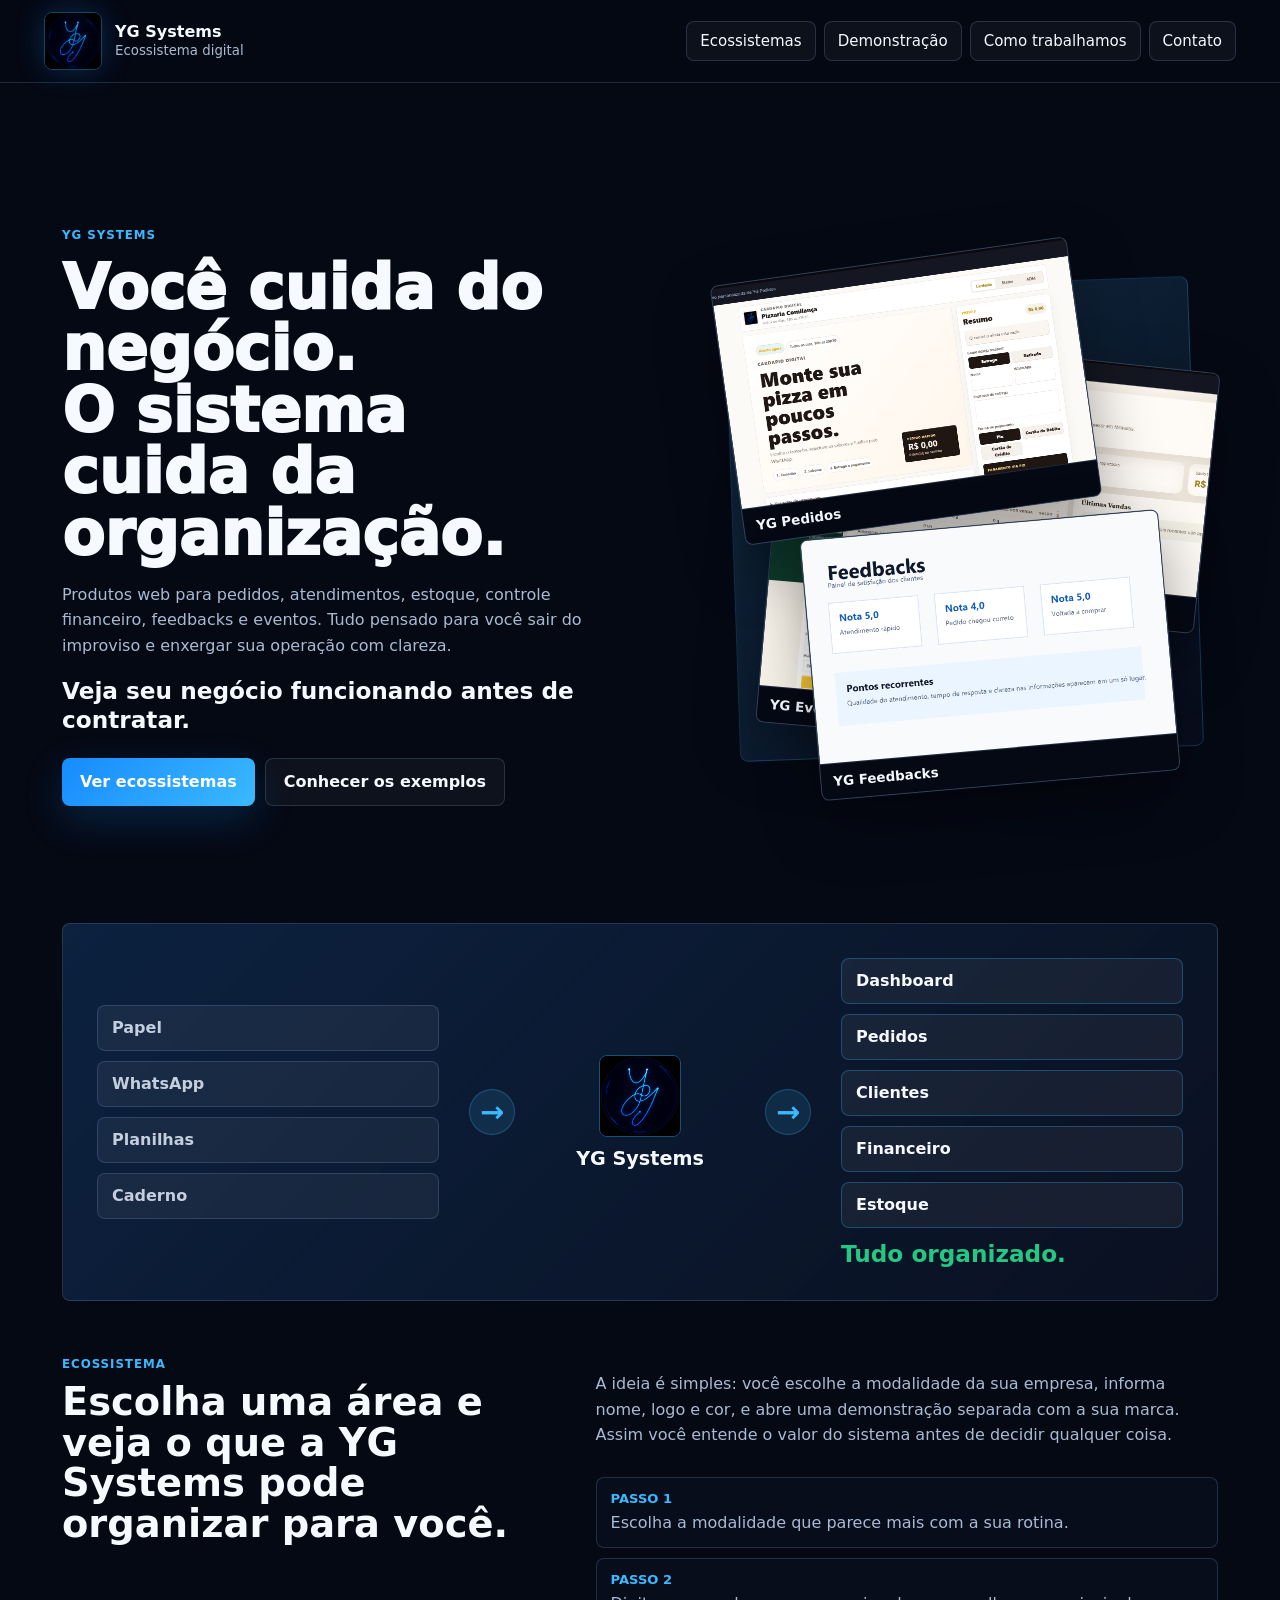
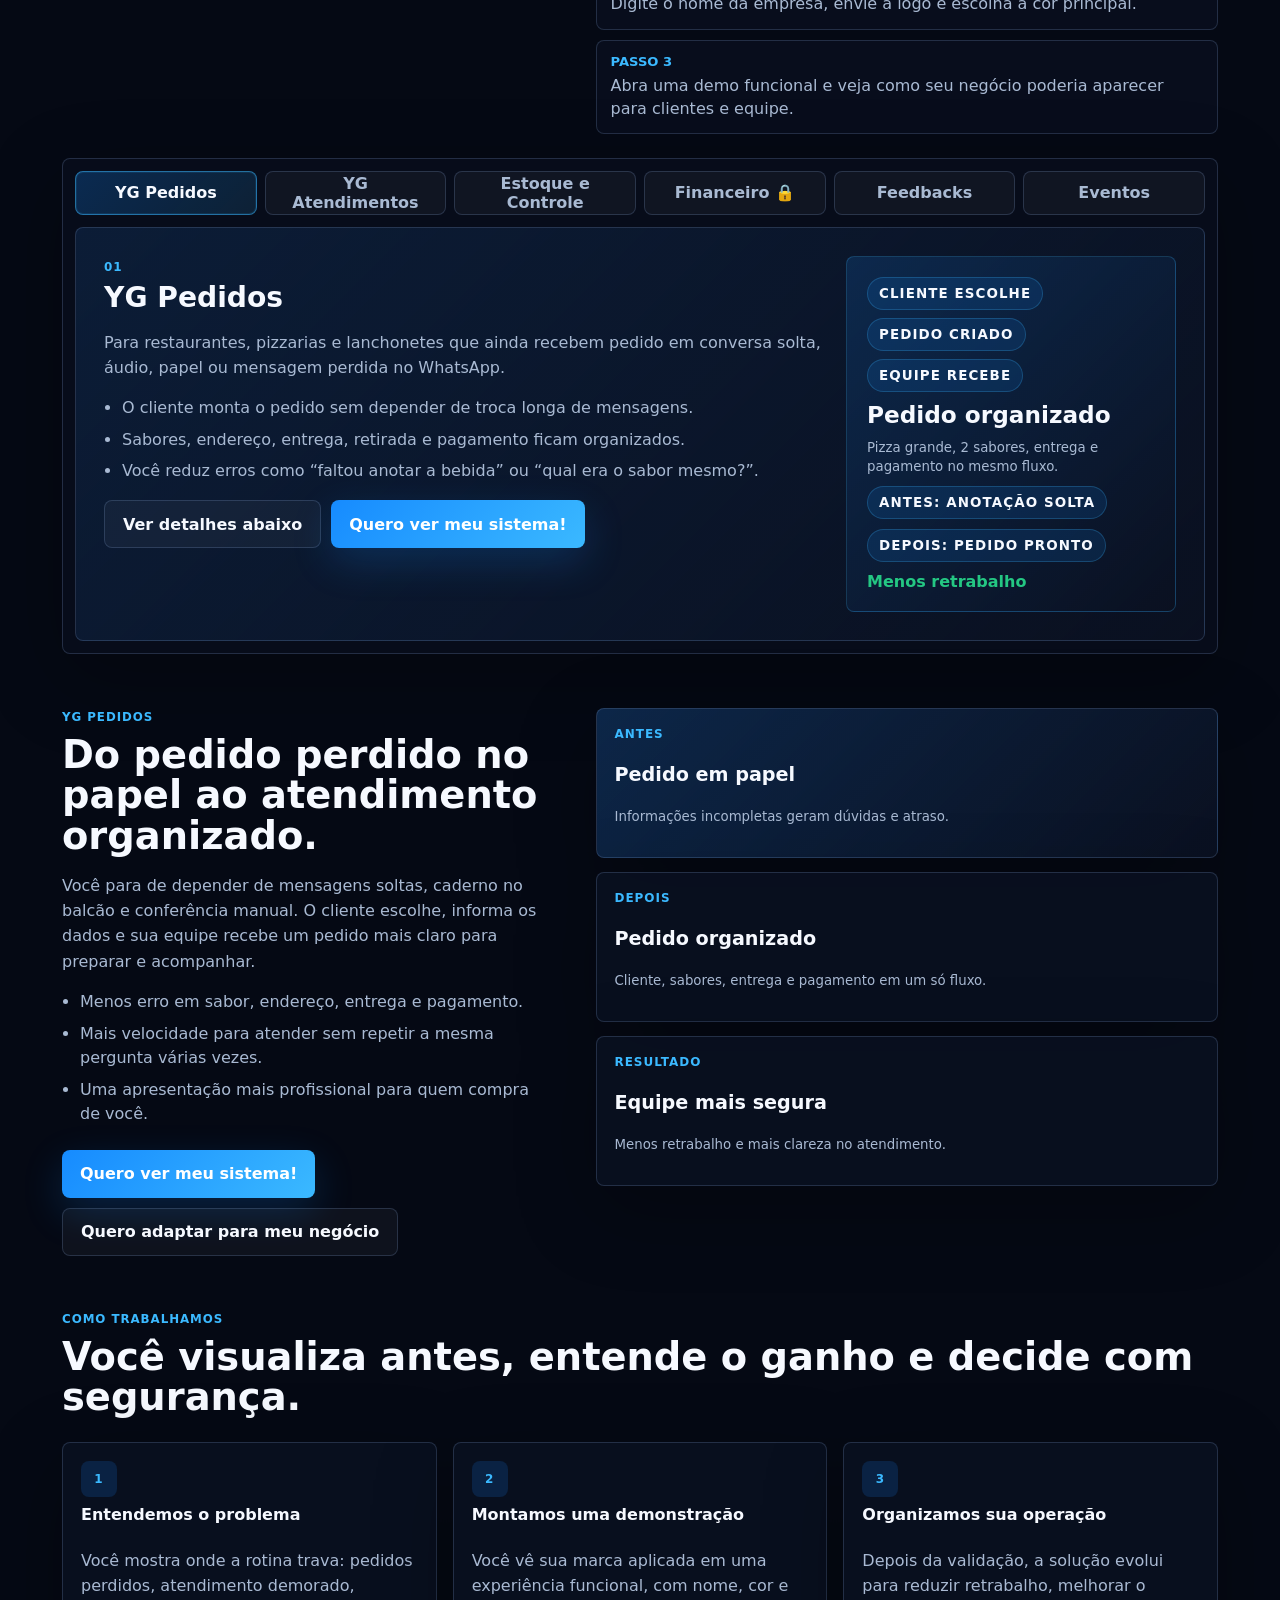
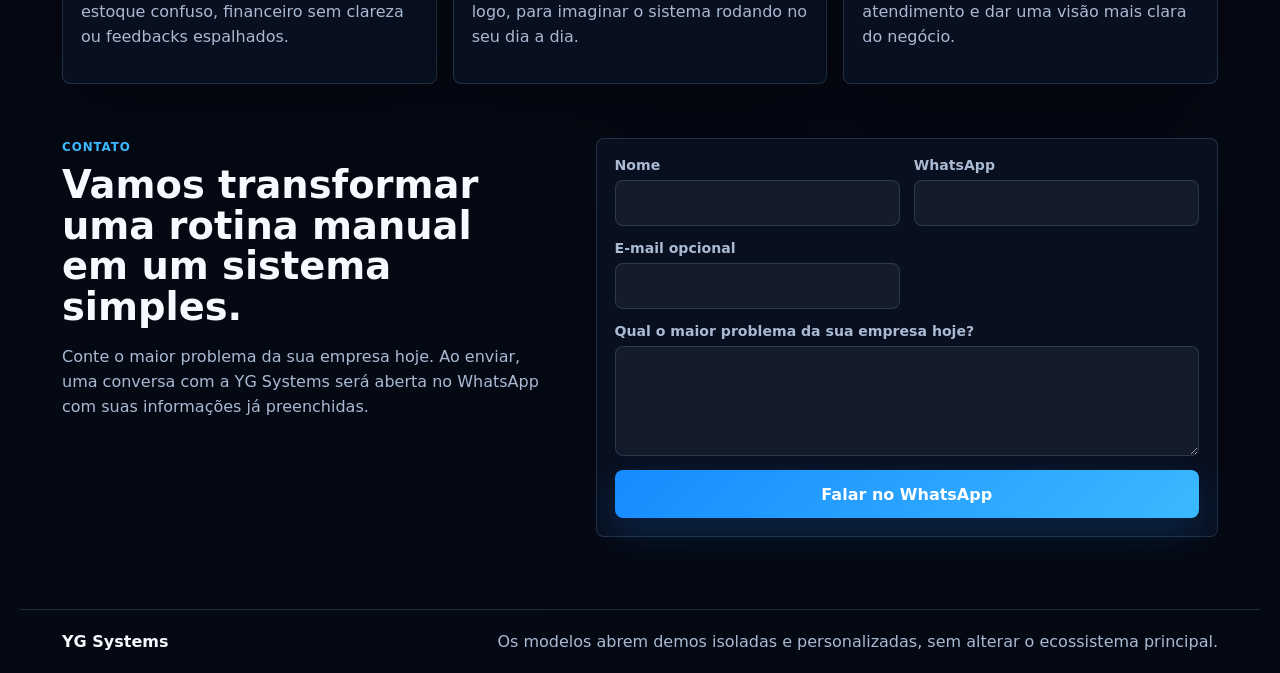
<file: index.html>
<!doctype html>
<html lang="pt-BR">
  <head>
    <meta charset="UTF-8" />
    <meta name="viewport" content="width=device-width, initial-scale=1.0" />
    <meta
      name="description"
      content="YG Systems cria sistemas web simples, modernos e personalizados para pequenos negócios."
    />
    <meta property="og:title" content="YG Systems" />
    <meta
      property="og:description"
      content="Ecossistema de soluções digitais para organizar atendimento, pedidos e gestão de pequenos negócios."
    />
    <meta property="og:image" content="./assets/yg-systems-monogram.png" />
    <link rel="icon" href="./assets/yg-systems-monogram.png" />
    <link rel="stylesheet" href="./styles.css" />
    <style>
      body {
        background: #050914;
        color: #f6f9ff;
      }

      .page-fallback {
        background: #0a1020;
        border: 1px solid rgba(133, 165, 214, 0.22);
        border-radius: 8px;
        color: #f6f9ff;
        margin: 16px;
        padding: 14px;
      }

      .site-ready .page-fallback {
        display: none;
      }
    </style>
    <title>YG Systems | Soluções digitais para pequenos negócios</title>
  </head>
  <body>
    <div class="page-fallback">
      <strong>YG Systems</strong>
      <span>Se você está vendo apenas esta mensagem, abra o arquivo index.html desta pasta ou use o atalho abrir-site.bat.</span>
    </div>
    <header class="topbar">
      <a class="brand" href="#inicio" aria-label="YG Systems">
        <img src="./assets/yg-systems-monogram.png" alt="" />
        <span>
          <strong>YG Systems</strong>
          <small>Ecossistema digital</small>
        </span>
      </a>
      <nav aria-label="Navegação principal">
        <a href="#ecossistema">Ecossistemas</a>
        <a href="#demonstracao">Demonstração</a>
        <a href="#processo">Como trabalhamos</a>
        <a href="#contato">Contato</a>
      </nav>
    </header>

    <main>
      <section class="hero" id="inicio">
        <div class="hero-copy">
          <p class="eyebrow">YG Systems</p>
          <h1>
            Você cuida do negócio.<br />
            O sistema cuida da organização.
          </h1>
          <p>
            Produtos web para pedidos, atendimentos, estoque, controle financeiro, feedbacks e
            eventos. Tudo pensado para você sair do improviso e enxergar sua operação com clareza.
          </p>
          <p class="impact-line">
            Veja seu negócio funcionando antes de contratar.
          </p>
          <div class="hero-actions">
            <a class="button primary" href="#ecossistema">Ver ecossistemas</a>
            <a class="button secondary" href="#demonstracao">Conhecer os exemplos</a>
          </div>
        </div>

        <aside class="hero-visual" aria-label="Prévia dos sistemas YG Systems">
          <article class="system-shot shot-restaurante">
            <img src="./assets/preview-restaurante.png" alt="Prévia do YG Pedidos" />
            <span>YG Pedidos</span>
          </article>
          <article class="system-shot shot-estoque">
            <img src="./assets/preview-estoque.png" alt="Prévia do YG Estoque e Controle" />
            <span>YG Estoque</span>
          </article>
          <article class="system-shot shot-eventos">
            <img src="./assets/preview-eventos.png" alt="Prévia do YG Eventos" />
            <span>YG Eventos</span>
          </article>
          <article class="system-shot shot-feedbacks">
            <img src="./assets/preview-feedbacks.png" alt="Prévia do YG Feedbacks" />
            <span>YG Feedbacks</span>
          </article>
        </aside>
      </section>

      <section class="organization-flow" aria-label="Como a YG Systems organiza sua rotina">
        <div class="messy-side">
          <span class="flow-item">Papel</span>
          <span class="flow-item">WhatsApp</span>
          <span class="flow-item">Planilhas</span>
          <span class="flow-item">Caderno</span>
        </div>
        <div class="flow-arrow arrow-left" aria-hidden="true">→</div>
        <div class="flow-center">
          <img src="./assets/yg-systems-monogram.png" alt="" />
          <strong>YG Systems</strong>
        </div>
        <div class="flow-arrow arrow-right" aria-hidden="true">→</div>
        <div class="organized-side">
          <span class="flow-item">Dashboard</span>
          <span class="flow-item">Pedidos</span>
          <span class="flow-item">Clientes</span>
          <span class="flow-item">Financeiro</span>
          <span class="flow-item">Estoque</span>
          <strong class="flow-item">Tudo organizado.</strong>
        </div>
      </section>

      <section class="section intro" id="ecossistema">
        <div>
          <p class="eyebrow">Ecossistema</p>
          <h2>Escolha uma área e veja o que a YG Systems pode organizar para você.</h2>
        </div>
        <div class="intro-copy">
          <p>
            A ideia é simples: você escolhe a modalidade da sua empresa, informa nome, logo e cor,
            e abre uma demonstração separada com a sua marca. Assim você entende o valor do sistema
            antes de decidir qualquer coisa.
          </p>
          <ol class="demo-steps">
            <li><strong>Passo 1</strong><span>Escolha a modalidade que parece mais com a sua rotina.</span></li>
            <li><strong>Passo 2</strong><span>Digite o nome da empresa, envie a logo e escolha a cor principal.</span></li>
            <li><strong>Passo 3</strong><span>Abra uma demo funcional e veja como seu negócio poderia aparecer para clientes e equipe.</span></li>
          </ol>
        </div>
      </section>

      <section class="ecosystem-tabs" aria-label="Ecossistemas YG Systems">
        <div class="tab-list" role="tablist" aria-label="Escolha o ecossistema">
          <button class="tab-button active" type="button" role="tab" aria-selected="true" aria-controls="tab-restaurante" data-tab="restaurante">YG Pedidos</button>
          <button class="tab-button" type="button" role="tab" aria-selected="false" aria-controls="tab-bar" data-tab="bar">YG Atendimentos</button>
          <button class="tab-button" type="button" role="tab" aria-selected="false" aria-controls="tab-estoque" data-tab="estoque">Estoque e Controle</button>
          <button class="tab-button locked" type="button" role="tab" aria-selected="false" aria-controls="tab-financeiro" data-tab="financeiro">Financeiro <span aria-hidden="true">🔒</span></button>
          <button class="tab-button" type="button" role="tab" aria-selected="false" aria-controls="tab-feedbacks" data-tab="feedbacks">Feedbacks</button>
          <button class="tab-button" type="button" role="tab" aria-selected="false" aria-controls="tab-eventos" data-tab="eventos">Eventos</button>
        </div>

        <article class="tab-panel active" id="tab-restaurante" role="tabpanel" data-panel="restaurante">
          <div>
            <span>01</span>
            <h3>YG Pedidos</h3>
            <p>
              Para restaurantes, pizzarias e lanchonetes que ainda recebem pedido em conversa solta,
              áudio, papel ou mensagem perdida no WhatsApp.
            </p>
            <ul>
              <li>O cliente monta o pedido sem depender de troca longa de mensagens.</li>
              <li>Sabores, endereço, entrega, retirada e pagamento ficam organizados.</li>
              <li>Você reduz erros como “faltou anotar a bebida” ou “qual era o sabor mesmo?”.</li>
            </ul>
            <div class="hero-actions compact">
              <a class="button secondary" href="#demonstracao">Ver detalhes abaixo</a>
              <button class="button primary demo-trigger" type="button" data-demo="restaurante">
                Quero ver meu sistema!
              </button>
            </div>
          </div>
          <div class="tab-preview restaurant-preview">
            <div class="mini-flow" aria-hidden="true">
              <span>Cliente escolhe</span>
              <span>Pedido criado</span>
              <span>Equipe recebe</span>
            </div>
            <strong>Pedido organizado</strong>
            <small>Pizza grande, 2 sabores, entrega e pagamento no mesmo fluxo.</small>
            <span>Antes: anotação solta</span>
            <span>Depois: pedido pronto</span>
            <b>Menos retrabalho</b>
          </div>
        </article>

        <article class="tab-panel" id="tab-bar" role="tabpanel" data-panel="bar" hidden>
          <div>
            <span>02</span>
            <h3>YG Atendimentos</h3>
            <p>
              Para bares, salões, balcões e operações com mesas que precisam controlar o atendimento
              sem perder produto, comanda ou fechamento no fim do turno.
            </p>
            <ul>
              <li>Cada mesa fica com uma comanda clara desde o primeiro pedido.</li>
              <li>Garçom, balcão e cozinha enxergam o que precisa ser preparado.</li>
              <li>Você deixa de depender de papel molhado, memória da equipe ou conta feita na pressa.</li>
            </ul>
            <div class="hero-actions compact">
              <button class="button primary demo-trigger" type="button" data-demo="bar">
                Quero ver meu sistema!
              </button>
            </div>
          </div>
          <div class="tab-preview"><div class="mini-flow" aria-hidden="true"><span>Mesa aberta</span><span>Item lançado</span><span>Fechamento</span></div><strong>Mesa 08</strong><small>Comanda aberta, itens separados por consumo e fechamento mais rápido.</small><b>R$ 86,40</b></div>
        </article>

        <article class="tab-panel" id="tab-estoque" role="tabpanel" data-panel="estoque" hidden>
          <div>
            <span>03</span>
            <h3>Estoque e Controle</h3>
            <p>
              Para quem compra, produz e vende sem ter certeza do que ainda tem, do que está acabando
              ou de quanto cada produto realmente custa.
            </p>
            <ul>
              <li>Produtos, insumos e movimentações ficam reunidos em um painel simples.</li>
              <li>Você visualiza alertas antes que falte item importante.</li>
              <li>O controle deixa de depender de planilhas esquecidas ou contas manuais.</li>
            </ul>
            <div class="hero-actions compact">
              <button class="button primary demo-trigger" type="button" data-demo="estoque">
                Quero ver meu sistema!
              </button>
            </div>
          </div>
          <div class="tab-preview"><div class="mini-flow" aria-hidden="true"><span>Entrada</span><span>Saída</span><span>Alerta</span></div><strong>Baixo estoque</strong><small>6 itens precisam de reposição antes do próximo turno.</small><b>Atualizar lista</b></div>
        </article>

        <article class="tab-panel" id="tab-financeiro" role="tabpanel" data-panel="financeiro" hidden>
          <div>
            <span>04</span>
            <h3>Financeiro</h3>
            <p>
              Para você parar de descobrir o resultado só no fim do mês, quando notas, contas,
              vendas e despesas já se misturaram.
            </p>
            <ul>
              <li>Entradas, saídas e contas a pagar ficam em uma visão direta.</li>
              <li>Você entende melhor o que está sobrando, faltando ou atrasando.</li>
              <li>A tomada de decisão fica mais tranquila porque os números aparecem com clareza.</li>
            </ul>
            <div class="hero-actions compact">
              <button class="button primary locked-button" type="button" disabled aria-disabled="true">
                Demo em breve
              </button>
            </div>
          </div>
          <div class="tab-preview locked-preview"><div class="mini-lock" aria-hidden="true">🔒</div><strong>Financeiro em preparação</strong><small>Este módulo ficará disponível quando a demonstração financeira estiver pronta.</small><b>Em breve</b></div>
        </article>

        <article class="tab-panel" id="tab-feedbacks" role="tabpanel" data-panel="feedbacks" hidden>
          <div>
            <span>05</span>
            <h3>Feedbacks</h3>
            <p>
              Para transformar opinião de cliente em melhoria real, sem depender apenas de comentários
              soltos no direct ou conversas que se perdem.
            </p>
            <ul>
              <li>Você coleta notas e respostas de forma simples.</li>
              <li>Os pontos recorrentes ficam mais fáceis de enxergar.</li>
              <li>A equipe entende onde acertou e onde precisa melhorar.</li>
            </ul>
            <div class="hero-actions compact">
              <button class="button primary demo-trigger" type="button" data-demo="feedbacks">
                Quero ver meu sistema!
              </button>
            </div>
          </div>
          <div class="tab-preview"><div class="mini-flow" aria-hidden="true"><span>Avaliação</span><span>Nota</span><span>Melhoria</span></div><strong>Nota média</strong><small>Últimos feedbacks organizados em uma leitura prática.</small><b>4,7 / 5</b></div>
        </article>

        <article class="tab-panel" id="tab-eventos" role="tabpanel" data-panel="eventos" hidden>
          <div>
            <span>06</span>
            <h3>Eventos</h3>
            <p>
              Para inscrições, confirmações, listas e acompanhamento de participantes não ficarem
              espalhados em mensagens, prints e anotações.
            </p>
            <ul>
              <li>Você acompanha quem se inscreveu e quem confirmou.</li>
              <li>Fica mais fácil controlar vagas, lotação e informações importantes.</li>
              <li>O evento passa uma imagem mais profissional desde o primeiro contato.</li>
            </ul>
            <div class="hero-actions compact">
              <button class="button primary demo-trigger" type="button" data-demo="eventos">
                Quero ver meu sistema!
              </button>
            </div>
          </div>
          <div class="tab-preview"><div class="mini-flow" aria-hidden="true"><span>Inscrição</span><span>Confirmação</span><span>Lista</span></div><strong>Workshop sábado</strong><small>Participantes confirmados, vagas livres e instruções no mesmo lugar.</small><b>8 vagas livres</b></div>
        </article>
      </section>

      <section class="restaurant-section" id="demonstracao">
        <div class="restaurant-copy">
          <p class="eyebrow" id="ecosystem-detail-label">YG Pedidos</p>
          <h2 id="ecosystem-detail-title">Do pedido perdido no papel ao atendimento organizado.</h2>
          <p id="ecosystem-detail-copy">
            Você para de depender de mensagens soltas, caderno no balcão e conferência manual. O cliente
            escolhe, informa os dados e sua equipe recebe um pedido mais claro para preparar e acompanhar.
          </p>
          <ul id="ecosystem-detail-benefits">
            <li>Menos erro em sabor, endereço, entrega e pagamento.</li>
            <li>Mais velocidade para atender sem repetir a mesma pergunta várias vezes.</li>
            <li>Uma apresentação mais profissional para quem compra de você.</li>
          </ul>
          <div class="hero-actions">
            <button class="button primary demo-trigger" id="ecosystem-detail-demo" type="button" data-demo="restaurante">
              Quero ver meu sistema!
            </button>
            <a class="button secondary" href="#contato">Quero adaptar para meu negócio</a>
          </div>
        </div>

        <div class="restaurant-demo" id="ecosystem-detail-preview" aria-label="Resumo visual do ecossistema selecionado">
          <div class="demo-panel menu"><span>Antes</span><strong>Pedido em papel</strong><small>Informações incompletas geram dúvidas e atraso.</small></div>
          <div class="demo-panel order"><span>Depois</span><strong>Pedido organizado</strong><small>Cliente, sabores, entrega e pagamento em um só fluxo.</small></div>
          <div class="demo-panel admin"><span>Resultado</span><strong>Equipe mais segura</strong><small>Menos retrabalho e mais clareza no atendimento.</small></div>
        </div>
      </section>

      <section class="section" id="processo">
        <div>
          <p class="eyebrow">Como trabalhamos</p>
          <h2>Você visualiza antes, entende o ganho e decide com segurança.</h2>
        </div>
        <div class="steps">
          <article>
            <span>1</span>
            <strong>Entendemos o problema</strong>
            <p>Você mostra onde a rotina trava: pedidos perdidos, atendimento demorado, estoque confuso, financeiro sem clareza ou feedbacks espalhados.</p>
          </article>
          <article>
            <span>2</span>
            <strong>Montamos uma demonstração</strong>
            <p>Você vê sua marca aplicada em uma experiência funcional, com nome, cor e logo, para imaginar o sistema rodando no seu dia a dia.</p>
          </article>
          <article>
            <span>3</span>
            <strong>Organizamos sua operação</strong>
            <p>Depois da validação, a solução evolui para reduzir retrabalho, melhorar o atendimento e dar uma visão mais clara do negócio.</p>
          </article>
        </div>
      </section>

      <section class="contact-section" id="contato">
        <div>
          <p class="eyebrow">Contato</p>
          <h2>Vamos transformar uma rotina manual em um sistema simples.</h2>
          <p>
            Conte o maior problema da sua empresa hoje. Ao enviar, uma conversa com a YG Systems
            será aberta no WhatsApp com suas informações já preenchidas.
          </p>
        </div>
        <form class="contact-form" id="leadForm">
          <label>
            Nome
            <input name="name" required autocomplete="name" />
          </label>
          <label>
            WhatsApp
            <input name="phone" required autocomplete="tel" />
          </label>
          <label>
            E-mail opcional
            <input name="email" type="email" autocomplete="email" />
          </label>
          <label class="full">
            Qual o maior problema da sua empresa hoje?
            <textarea name="message" required></textarea>
          </label>
          <input type="hidden" name="origin" value="site YG Systems" />
          <button class="button primary" type="submit">Falar no WhatsApp</button>
          <p class="form-note" id="formNote" role="status"></p>
        </form>
      </section>
    </main>

    <footer>
      <a class="footer-brand" href="https://instagram.com/yg.systems" target="_blank" rel="noreferrer">YG Systems</a>
      <span>Os modelos abrem demos isoladas e personalizadas, sem alterar o ecossistema principal.</span>
    </footer>

    <div class="modal" id="demoModal" hidden role="dialog" aria-modal="true" aria-labelledby="demoModalTitle">
      <form class="modal-card" id="demoForm">
        <button class="modal-close" type="button" id="demoModalClose" aria-label="Fechar">x</button>
        <p class="eyebrow" id="demoModalProduct">Demo personalizada</p>
        <h2 id="demoModalTitle">Veja como ficaria com a sua marca.</h2>
        <p>Informe os dados do negócio para abrir uma demonstração separada, só com a sua marca.</p>
        <label>
          Nome da empresa
          <input name="businessName" required placeholder="Ex: Bar do João" />
        </label>
        <label>
          Logomarca opcional
          <input name="businessLogo" type="file" accept=".png,.jpg,.jpeg,.webp,.svg" />
        </label>
        <label>
          Cor principal
          <input name="brandColor" type="color" value="#168bff" />
        </label>
        <button class="button primary" id="demoSubmitButton" type="submit">Quero ver meu sistema!</button>
        <p class="form-note" id="demoFormNote" role="status"></p>
      </form>
    </div>

    <div class="demo-loading" id="demoLoading" hidden aria-live="polite" aria-label="Preparando demonstração">
      <div class="loading-card">
        <img src="./assets/yg-systems-logo.png" alt="" />
        <p class="is-fading" id="demoLoadingText">Aplicando identidade visual</p>
      </div>
    </div>

    <script src="./script.js"></script>
  </body>
</html>
</file>
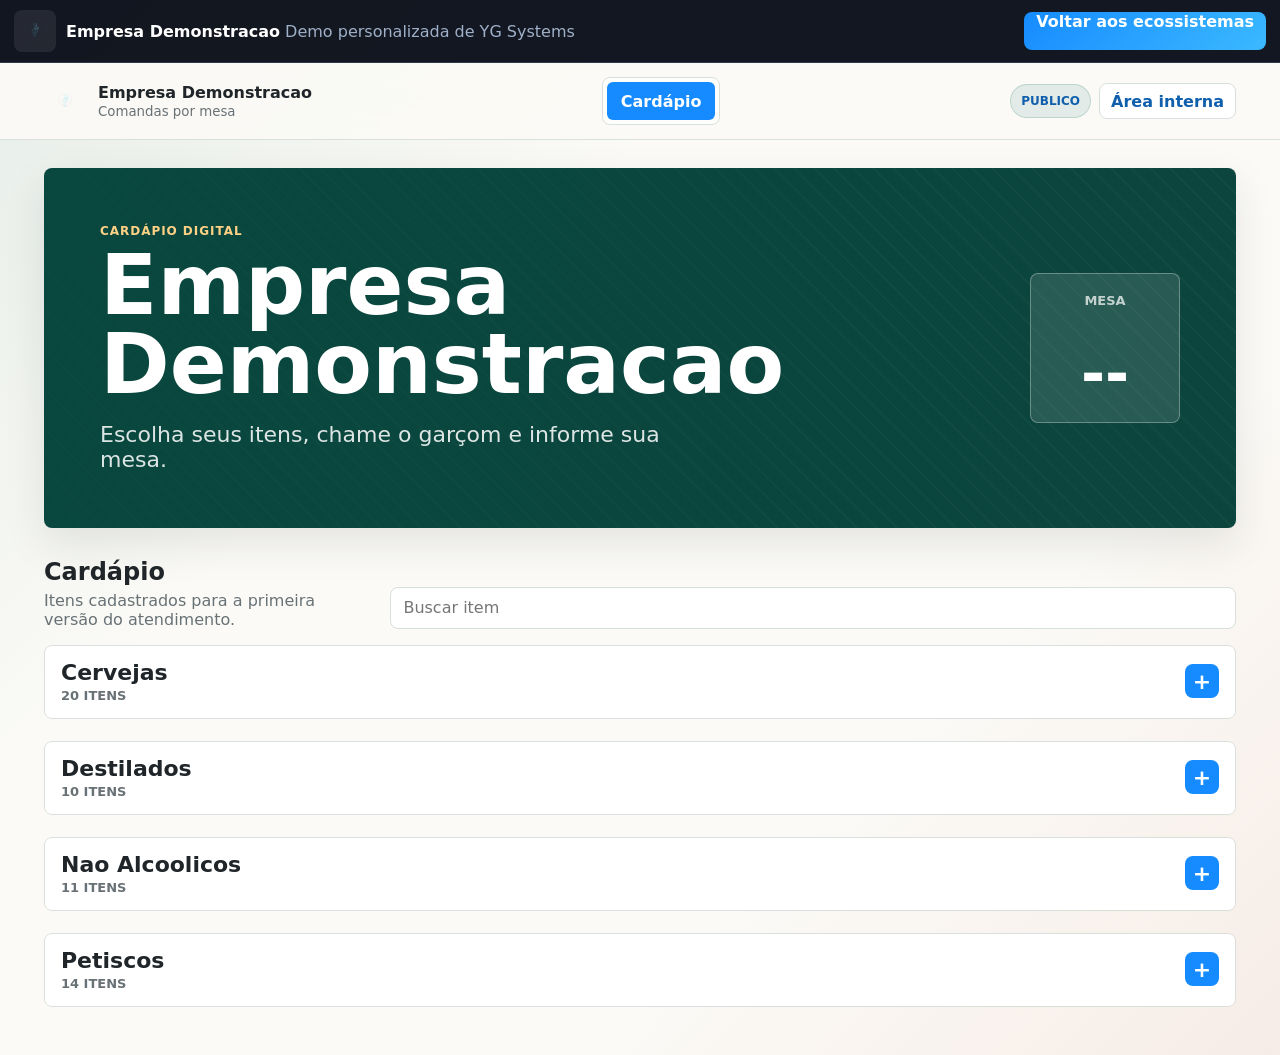
<file: demos/bar/index.html>
<!doctype html>
<html lang="pt-BR">
  <head>
    <meta charset="utf-8" />
    <meta name="viewport" content="width=device-width, initial-scale=1" />
    <title>YG Bar | Demo personalizada</title>
    <link rel="stylesheet" href="../shared/demo-runtime.css" />
    <link rel="stylesheet" href="styles.css?v=bar-op-8" />
  </head>
  <body>
    <header class="topbar">
      <div class="brand" aria-label="YG Bar">
        <span class="brand-mark">YG</span>
        <span>
          <strong>YG Bar</strong>
          <small>Comandas por mesa</small>
        </span>
      </div>

      <nav class="tabs" aria-label="Areas do sistema">
        <button class="tab active" data-view="menu" data-role="publico adm">Card&aacute;pio</button>
        <button class="tab" data-view="waiter" data-role="garcom adm">Gar&ccedil;om</button>
        <button class="tab" data-view="kitchen" data-role="cozinha adm">Cozinha</button>
        <button class="tab" data-view="sessions" data-role="adm">Hist&oacute;rico</button>
        <button class="tab" data-view="qr" data-role="adm">QR Mesas</button>
      </nav>

      <div class="auth-tools">
        <span id="role-badge" class="role-badge">P&uacute;blico</span>
        <button id="open-login" class="ghost-button small-button" type="button">&Aacute;rea interna</button>
        <button id="logout-role" class="ghost-button small-button" type="button" hidden>Sair</button>
      </div>
    </header>

    <main>
      <section class="view active" id="view-menu">
        <div class="menu-hero">
          <div>
            <p class="eyebrow">Card&aacute;pio digital</p>
            <h1>YG Bar</h1>
            <p class="hero-copy">Escolha seus itens, chame o gar&ccedil;om e informe sua mesa.</p>
          </div>
          <div class="table-badge">
            <span>Mesa</span>
            <strong id="public-table-number">--</strong>
          </div>
        </div>
        <div class="section-head">
          <div>
            <h2>Card&aacute;pio</h2>
            <p>Itens cadastrados para a primeira vers&atilde;o do atendimento.</p>
          </div>
          <input id="public-menu-search" class="input" type="search" placeholder="Buscar item" />
        </div>
        <div id="public-menu" class="menu-categories"></div>
      </section>

      <section class="view" id="view-waiter">
        <div class="workbench">
          <aside class="panel tables-panel">
            <div class="section-head compact">
              <div>
                <h2>Mesas</h2>
                <p>Selecione uma mesa para lan&ccedil;ar pedidos.</p>
              </div>
            </div>
            <div id="table-grid" class="table-grid"></div>
          </aside>

          <section class="panel order-panel">
            <div class="order-title">
              <div>
                <p class="eyebrow">Atendimento</p>
                <h2 id="active-table-label">Mesa 1</h2>
              </div>
              <div class="total-pill total-stack">
                <span>Subtotal</span>
                <strong id="active-table-subtotal">R$ 0,00</strong>
                <small>10% gar&ccedil;om: <b id="active-table-service">R$ 0,00</b></small>
                <small>Total final: <b id="active-table-total">R$ 0,00</b></small>
              </div>
            </div>

            <div id="active-session-meta" class="session-meta">
              Mesa livre. O horario de abertura sera criado no primeiro pedido.
            </div>

            <div class="waiter-layout">
              <div>
                <div class="toolbar">
                  <input id="waiter-search" class="input" type="search" placeholder="Buscar produto" />
                  <select id="waiter-category" class="input select">
                    <option value="all">Todos</option>
                  </select>
                </div>
                <div id="waiter-menu" class="waiter-menu"></div>
              </div>

              <div class="cart-box">
                <div class="section-head compact">
                  <div>
                    <h3>Pedido atual</h3>
                    <p>Itens ainda n&atilde;o enviados para preparo.</p>
                  </div>
                </div>
                <div id="cart-items" class="cart-items empty-state">Nenhum item no pedido atual.</div>
                <label class="field">
                  <span>Observa&ccedil;&atilde;o geral</span>
                  <textarea id="order-note" rows="3" placeholder="Ex.: cliente pediu para trazer bebidas primeiro"></textarea>
                </label>
                <div class="cart-footer">
                  <div>
                    <span>Subtotal</span>
                    <strong id="cart-total">R$ 0,00</strong>
                  </div>
                  <button id="send-order" class="primary-button" type="button">Enviar pedido</button>
                </div>
              </div>
            </div>

            <div class="history">
              <div class="section-head compact">
                <div>
                  <h3>Comanda da mesa</h3>
                  <p>Itens consumidos, registrados e acompanhados pela cozinha.</p>
                </div>
                <div class="close-tools">
                  <label class="field split-field">
                    <span>Pessoas</span>
                    <input id="payment-split" class="input" type="number" min="1" max="99" value="1" />
                  </label>
                  <label class="field service-field">
                    <span>10%</span>
                    <label class="toggle-row">
                      <input id="service-toggle" type="checkbox" checked />
                      <b>Incluir</b>
                    </label>
                  </label>
                  <label class="field payment-field">
                    <span>Pagamento</span>
                    <select id="payment-method" class="input select">
                      <option value="Nao informado">Nao informado</option>
                      <option value="Pix">Pix</option>
                      <option value="Dinheiro">Dinheiro</option>
                      <option value="Cartao">Cartao</option>
                      <option value="Misto">Misto</option>
                    </select>
                  </label>
                  <label class="field transfer-field">
                    <span>Transferencia de Mesa</span>
                    <select id="transfer-table" class="input select"></select>
                  </label>
                  <button id="transfer-table-action" class="ghost-button" type="button">Transferir</button>
                  <button id="print-bill" class="ghost-button" type="button">Imprimir conta</button>
                  <button id="close-table" class="ghost-button" type="button">Fechar mesa</button>
                </div>
              </div>
              <div id="table-history" class="history-list"></div>
            </div>
          </section>
        </div>
      </section>

      <section class="view" id="view-kitchen">
        <div class="section-head">
          <div>
            <p class="eyebrow">Preparo</p>
            <h2>Cozinha</h2>
            <p>Itens enviados pelo gar&ccedil;om, em ordem de solicita&ccedil;&atilde;o e por status.</p>
          </div>
          <div class="segmented" role="group" aria-label="Filtro de preparo">
            <button class="segment active" data-station="all">Todos</button>
            <button class="segment" data-station="cozinha">Na fila</button>
            <button class="segment" data-station="ready">Prontos</button>
          </div>
        </div>
        <div id="kitchen-board" class="kitchen-board"></div>
      </section>

      <section class="view" id="view-sessions">
        <div class="section-head">
          <div>
            <p class="eyebrow">Historico operacional</p>
            <h2>Hist&oacute;rico das mesas</h2>
            <p>Consulte as ocupa&ccedil;&otilde;es por dia, com abertura, fechamento, pedidos e 10% do gar&ccedil;om.</p>
          </div>
          <div class="history-filters">
            <label class="field">
              <span>Inicio</span>
              <input id="session-start-filter" class="input" type="date" />
            </label>
            <label class="field">
              <span>Fim</span>
              <input id="session-end-filter" class="input" type="date" />
            </label>
            <button class="ghost-button" data-session-range="today" type="button">Hoje</button>
            <button class="ghost-button" data-session-range="week" type="button">Semana</button>
            <button class="ghost-button" data-session-range="month" type="button">Mes</button>
            <button id="clear-session-filter" class="ghost-button" type="button">Todos</button>
            <button id="export-history-csv" class="ghost-button" type="button">CSV</button>
            <button id="export-history-pdf" class="ghost-button" type="button">PDF</button>
          </div>
        </div>
        <div id="session-summary" class="summary-grid"></div>
        <div id="admin-insights" class="insights-grid"></div>
        <div id="session-history" class="session-history"></div>
      </section>

      <section class="view" id="view-qr">
        <div class="section-head">
          <div>
            <p class="eyebrow">Mesas</p>
            <h2>QR Codes do card&aacute;pio</h2>
            <p>Imprima os cart&otilde;es e coloque um em cada mesa.</p>
          </div>
          <button id="print-qr" class="primary-button" type="button">Imprimir cart&otilde;es</button>
        </div>
        <div id="qr-grid" class="qr-grid"></div>
      </section>
    </main>

    <template id="toast-template">
      <div class="toast" role="status"></div>
    </template>
    <div id="toast-root" class="toast-root"></div>
    <div id="bill-print-root" class="bill-print-root" aria-hidden="true"></div>

    <div id="login-modal" class="modal-backdrop" hidden>
      <section class="login-modal" role="dialog" aria-modal="true" aria-labelledby="login-title">
        <div class="section-head compact">
          <div>
            <p class="eyebrow">Acesso autorizado</p>
            <h2 id="login-title">Entrar na &aacute;rea interna</h2>
            <p>Entre com usuario e senha para liberar as abas operacionais.</p>
          </div>
          <button id="close-login" class="icon-close" type="button" aria-label="Fechar">&times;</button>
        </div>

        <label class="field">
          <span>Usuario</span>
          <input id="login-user" class="input" type="text" autocomplete="username" placeholder="Ex.: garcom" />
        </label>

        <label class="field">
          <span>Senha</span>
          <input id="login-password" class="input" type="password" autocomplete="current-password" placeholder="Digite a senha" />
        </label>

        <div class="login-actions">
          <button id="login-submit" class="primary-button" type="button">Entrar</button>
          <button id="login-public" class="ghost-button" type="button">Continuar como p&uacute;blico</button>
        </div>
      </section>
    </div>

    <script src="../shared/demo-runtime.js"></script>
    <script src="app.js?v=bar-op-8"></script>
    <script src="demo-adapter.js"></script>
  </body>
</html>
</file>
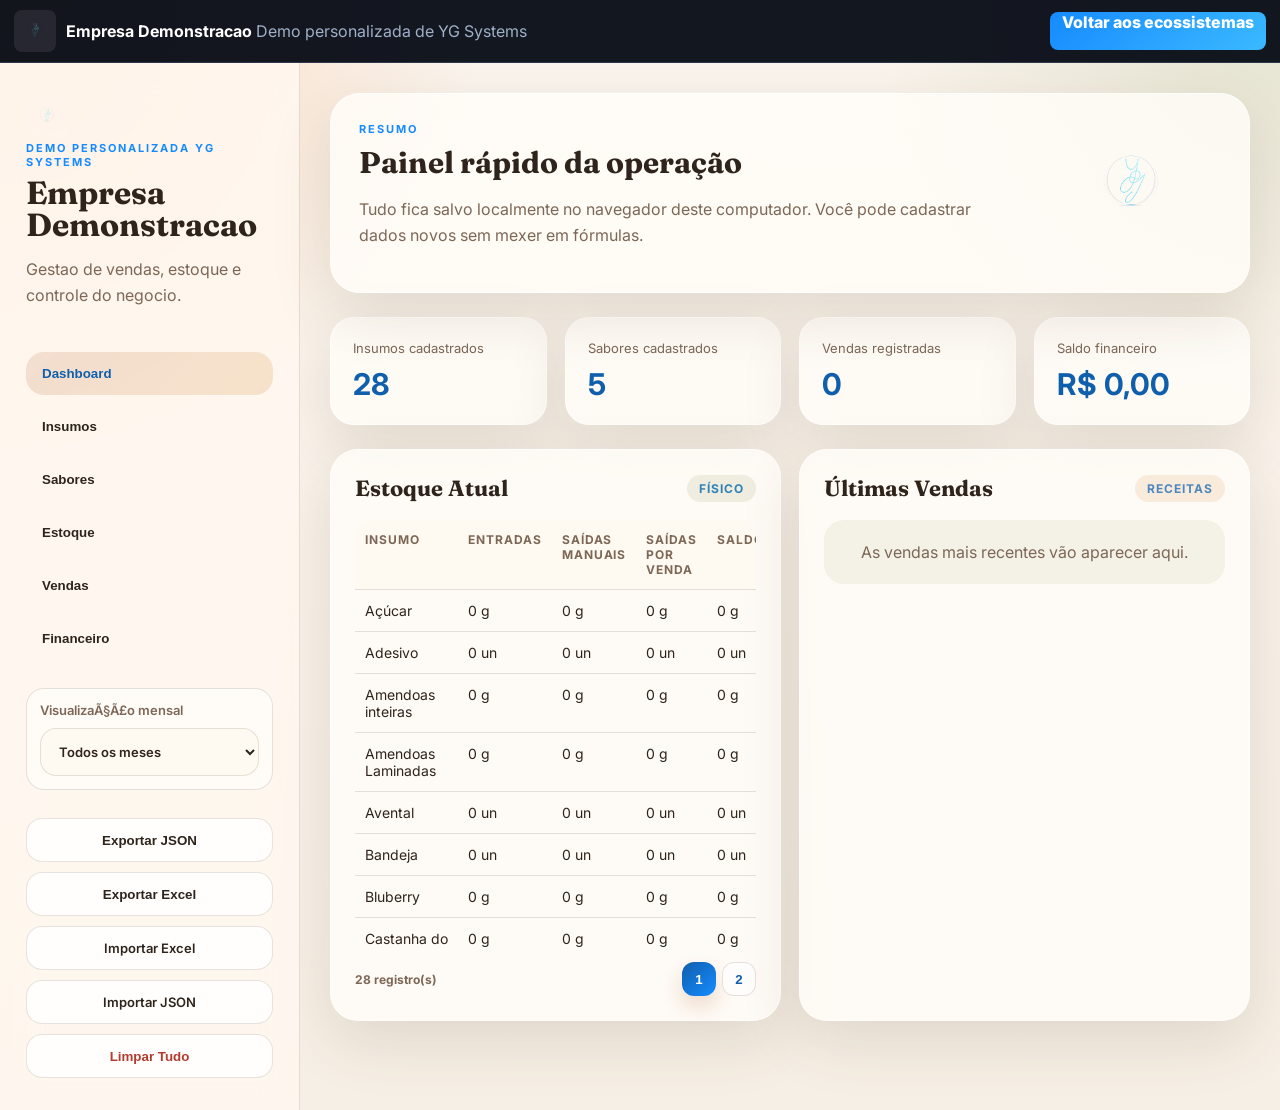
<file: demos/estoque/index.html>
<!DOCTYPE html>
<html lang="pt-BR">
  <head>
    <meta charset="UTF-8" />
    <meta name="viewport" content="width=device-width, initial-scale=1.0" />
    <title>YG Estoque e Controle | Demo personalizada</title>
    <link rel="preconnect" href="https://fonts.googleapis.com" />
    <link rel="preconnect" href="https://fonts.gstatic.com" crossorigin />
    <link
      href="https://fonts.googleapis.com/css2?family=Fraunces:wght@500;700&family=Inter:wght@400;500;600;700&display=swap"
      rel="stylesheet"
    />
    <link rel="stylesheet" href="../shared/demo-runtime.css" />
    <link rel="stylesheet" href="./styles.css" />
  </head>
  <body>
    <div class="shell">
      <aside class="sidebar">
        <div>
          <p class="eyebrow">Demo personalizada YG Systems</p>
          <h1>YG Estoque e Controle</h1>
          <p class="sidebar-copy">
            Gestao de vendas, estoque e controle do negocio.
          </p>
        </div>

        <nav class="sidebar-nav">
          <button class="nav-link active" data-section="dashboard">Dashboard</button>
          <button class="nav-link" data-section="insumos">Insumos</button>
          <button class="nav-link" data-section="receitas">Sabores</button>
          <button class="nav-link" data-section="estoque">Estoque</button>
          <button class="nav-link" data-section="vendas">Vendas</button>
          <button class="nav-link" data-section="financeiro">Financeiro</button>
        </nav>

        <div class="sidebar-filter">
          <label for="month-filter">
            VisualizaÃ§Ã£o mensal
            <select id="month-filter"></select>
          </label>
        </div>

        <div class="sidebar-tools">
          <button id="export-data" class="ghost-button">Exportar JSON</button>
          <button id="export-excel" class="ghost-button">Exportar Excel</button>
          <label class="ghost-button file-button">
            Importar Excel
            <input id="import-excel" type="file" accept=".xls,.xml" hidden />
          </label>
          <label class="ghost-button file-button">
            Importar JSON
            <input id="import-data" type="file" accept="application/json" hidden />
          </label>
          <button id="reset-data" class="ghost-button danger">Limpar Tudo</button>
        </div>
      </aside>

      <main class="main">
        <section id="dashboard" class="section active">
          <div class="hero-card">
            <div>
              <p class="eyebrow">Resumo</p>
              <h2>Painel rápido da operação</h2>
              <p class="muted">
                Tudo fica salvo localmente no navegador deste computador. Você pode cadastrar dados novos sem mexer em fórmulas.
              </p>
            </div>
            <div class="hero-accent">
             <img src="../../assets/yg-systems-monogram.png" alt="Logo da demonstracao" class="hero-logo"/>
            </div>
          </div>

          <div class="kpi-grid">
            <article class="kpi-card">
              <span class="kpi-label">Insumos cadastrados</span>
              <strong id="kpi-ingredients">0</strong>
            </article>
            <article class="kpi-card">
              <span class="kpi-label">Sabores cadastrados</span>
              <strong id="kpi-recipes">0</strong>
            </article>
            <article class="kpi-card">
              <span class="kpi-label">Vendas registradas</span>
              <strong id="kpi-sales">0</strong>
            </article>
            <article class="kpi-card">
              <span class="kpi-label">Saldo financeiro</span>
              <strong id="kpi-balance">R$ 0,00</strong>
            </article>
          </div>

          <div class="panel-grid">
            <article class="panel">
              <div class="panel-head">
                <h3>Estoque Atual</h3>
                <span class="tag">físico</span>
              </div>
              <div id="inventory-summary" class="table-host"></div>
            </article>

            <article class="panel">
              <div class="panel-head">
                <h3>Últimas Vendas</h3>
                <span class="tag warm">receitas</span>
              </div>
              <div id="sales-summary" class="table-host"></div>
            </article>
          </div>
        </section>

        <section id="insumos" class="section">
          <div class="section-header">
            <div>
              <p class="eyebrow">Base</p>
              <h2>Cadastro de Insumos</h2>
            </div>
          </div>

          <div class="panel-grid single">
            <article class="panel">
              <div class="panel-head">
                <h3>Novo insumo</h3>
                <span class="tag">cadastro</span>
              </div>
              <form id="ingredient-form" class="form-grid">
                <label>
                  Nome
                  <input name="name" required placeholder="Ex.: Açúcar" />
                </label>
                <label>
                  Unidade base
                  <select name="unit" required>
                    <option value="g">gramas (g)</option>
                    <option value="un">unidades</option>
                    <option value="ml">ml</option>
                  </select>
                </label>
                <label>
                  Tamanho da embalagem
                  <input name="packageQuantity" type="number" step="0.01" min="0" required placeholder="1000" />
                </label>
                <label>
                  Custo da embalagem
                  <input name="packageCost" type="number" step="0.01" min="0" required placeholder="10.00" />
                </label>
                <label class="full">
                  Observação
                  <input name="notes" placeholder="Opcional" />
                </label>
                <div class="full actions">
                  <button type="submit" class="primary-button">Salvar insumo</button>
                </div>
              </form>
            </article>

            <article class="panel">
              <div class="panel-head">
                <h3>Lista de insumos</h3>
                <span class="tag">base</span>
              </div>
              <div id="ingredient-list" class="table-host"></div>
            </article>
          </div>
        </section>

        <section id="receitas" class="section">
          <div class="section-header">
            <div>
              <p class="eyebrow">Produção</p>
              <h2>Sabores e Receitas</h2>
            </div>
          </div>

          <div class="panel-grid">
            <article class="panel">
              <div class="panel-head">
                <h3>Novo sabor</h3>
                <span class="tag warm">receita</span>
              </div>
              <form id="recipe-form" class="form-grid">
                <label>
                  Nome do sabor
                  <input name="name" required placeholder="Ex.: Tradicional" />
                </label>
                <label>
                  Rendimento da receita
                  <input name="yield" type="number" min="1" step="1" required value="12" />
                </label>
                <label>
                  Preço de venda unitário
                  <input name="salePrice" type="number" min="0" step="0.01" placeholder="10.00" />
                </label>
                <label class="full">
                  Observação
                  <input name="notes" placeholder="Opcional" />
                </label>

                <div class="ingredient-builder full">
                  <div class="builder-head">
                    <h4>Itens da receita</h4>
                    <button id="add-recipe-item" type="button" class="ghost-button">Adicionar item</button>
                  </div>
                  <div id="recipe-items" class="builder-list"></div>
                </div>

                <div class="full actions">
                  <button type="submit" class="primary-button">Salvar sabor</button>
                </div>
              </form>
            </article>

            <article class="panel">
              <div class="panel-head">
                <h3>Sabores cadastrados</h3>
                <span class="tag warm">custo</span>
              </div>
              <div id="recipe-list" class="table-host"></div>
            </article>
          </div>
        </section>

        <section id="estoque" class="section">
          <div class="section-header">
            <div>
              <p class="eyebrow">Movimentação</p>
              <h2>Entradas e Saídas</h2>
            </div>
          </div>

          <div class="panel-grid">
            <article class="panel">
              <div class="panel-head">
                <h3>Novo movimento</h3>
                <span class="tag">estoque</span>
              </div>
              <form id="movement-form" class="form-grid">
                <label>
                  Insumo
                  <select name="ingredientId" required></select>
                </label>
                <label>
                  Tipo
                  <select name="type" required>
                    <option value="entry">Entrada</option>
                    <option value="exit">Saída manual</option>
                  </select>
                </label>
                <label>
                  Quantidade
                  <input name="quantity" type="number" min="0" step="0.01" required />
                </label>
                <label>
                  Valor total
                  <input name="amount" type="number" min="0" step="0.01" placeholder="Opcional" />
                </label>
                <label>
                  Data
                  <input name="date" type="date" required />
                </label>
                <label class="full">
                  Observação
                  <input name="notes" placeholder="Opcional" />
                </label>
                <div class="full actions">
                  <button type="submit" class="primary-button">Salvar movimento</button>
                </div>
              </form>
            </article>

            <article class="panel">
              <div class="panel-head">
                <h3>Histórico de estoque</h3>
                <span class="tag">saldo</span>
              </div>
              <div id="movement-list" class="table-host"></div>
            </article>
          </div>
        </section>

        <section id="vendas" class="section">
          <div class="section-header">
            <div>
              <p class="eyebrow">Caixa</p>
              <h2>Registro de Vendas</h2>
            </div>
          </div>

          <div class="panel-grid">
            <article class="panel">
              <div class="panel-head">
                <h3>Nova venda</h3>
                <span class="tag warm">receita</span>
              </div>
              <form id="sale-form" class="form-grid">
                <label>
                  Sabor
                  <select name="recipeId" required></select>
                </label>
                <label>
                  Quantidade vendida
                  <input name="quantity" type="number" min="1" step="1" required value="1" />
                </label>
                <label>
                  Valor total recebido
                  <input name="amount" type="number" min="0" step="0.01" placeholder="Deixe vazio para usar o preço padrão" />
                </label>
                <label>
                  Data
                  <input name="date" type="date" required />
                </label>
                <label class="full">
                  Observação
                  <input name="notes" placeholder="Opcional" />
                </label>
                <div class="full actions">
                  <button type="submit" class="primary-button">Salvar venda</button>
                </div>
              </form>
            </article>

            <article class="panel">
              <div class="panel-head">
                <h3>Histórico de vendas</h3>
                <span class="tag warm">automático</span>
              </div>
              <div id="sale-list" class="table-host"></div>
            </article>
          </div>
        </section>

        <section id="financeiro" class="section">
          <div class="section-header">
            <div>
              <p class="eyebrow">Resultado</p>
              <h2>Fluxo Financeiro</h2>
            </div>
          </div>

          <div class="kpi-grid">
            <article class="kpi-card">
              <span class="kpi-label">Receitas</span>
              <strong id="finance-income">R$ 0,00</strong>
            </article>
            <article class="kpi-card">
              <span class="kpi-label">Despesas</span>
              <strong id="finance-expense">R$ 0,00</strong>
            </article>
            <article class="kpi-card">
              <span class="kpi-label">Lucro bruto estimado</span>
              <strong id="finance-profit">R$ 0,00</strong>
            </article>
          </div>

          <div class="panel-grid single">
            <article class="panel">
              <div class="panel-head">
                <h3>Lançamentos</h3>
                <span class="tag">caixa</span>
              </div>
              <div id="finance-list" class="table-host"></div>
            </article>
          </div>
        </section>
      </main>
    </div>

    <template id="recipe-item-template">
      <div class="recipe-item-row">
        <select class="recipe-item-ingredient" required></select>
        <input class="recipe-item-quantity" type="number" min="0" step="0.01" placeholder="Qtd. por receita" required />
        <button type="button" class="remove-item">Remover</button>
      </div>
    </template>

    <script src="../shared/demo-runtime.js"></script>
    <script src="./app.js"></script>
    <script src="./demo-adapter.js"></script>
  </body>
</html>
</file>
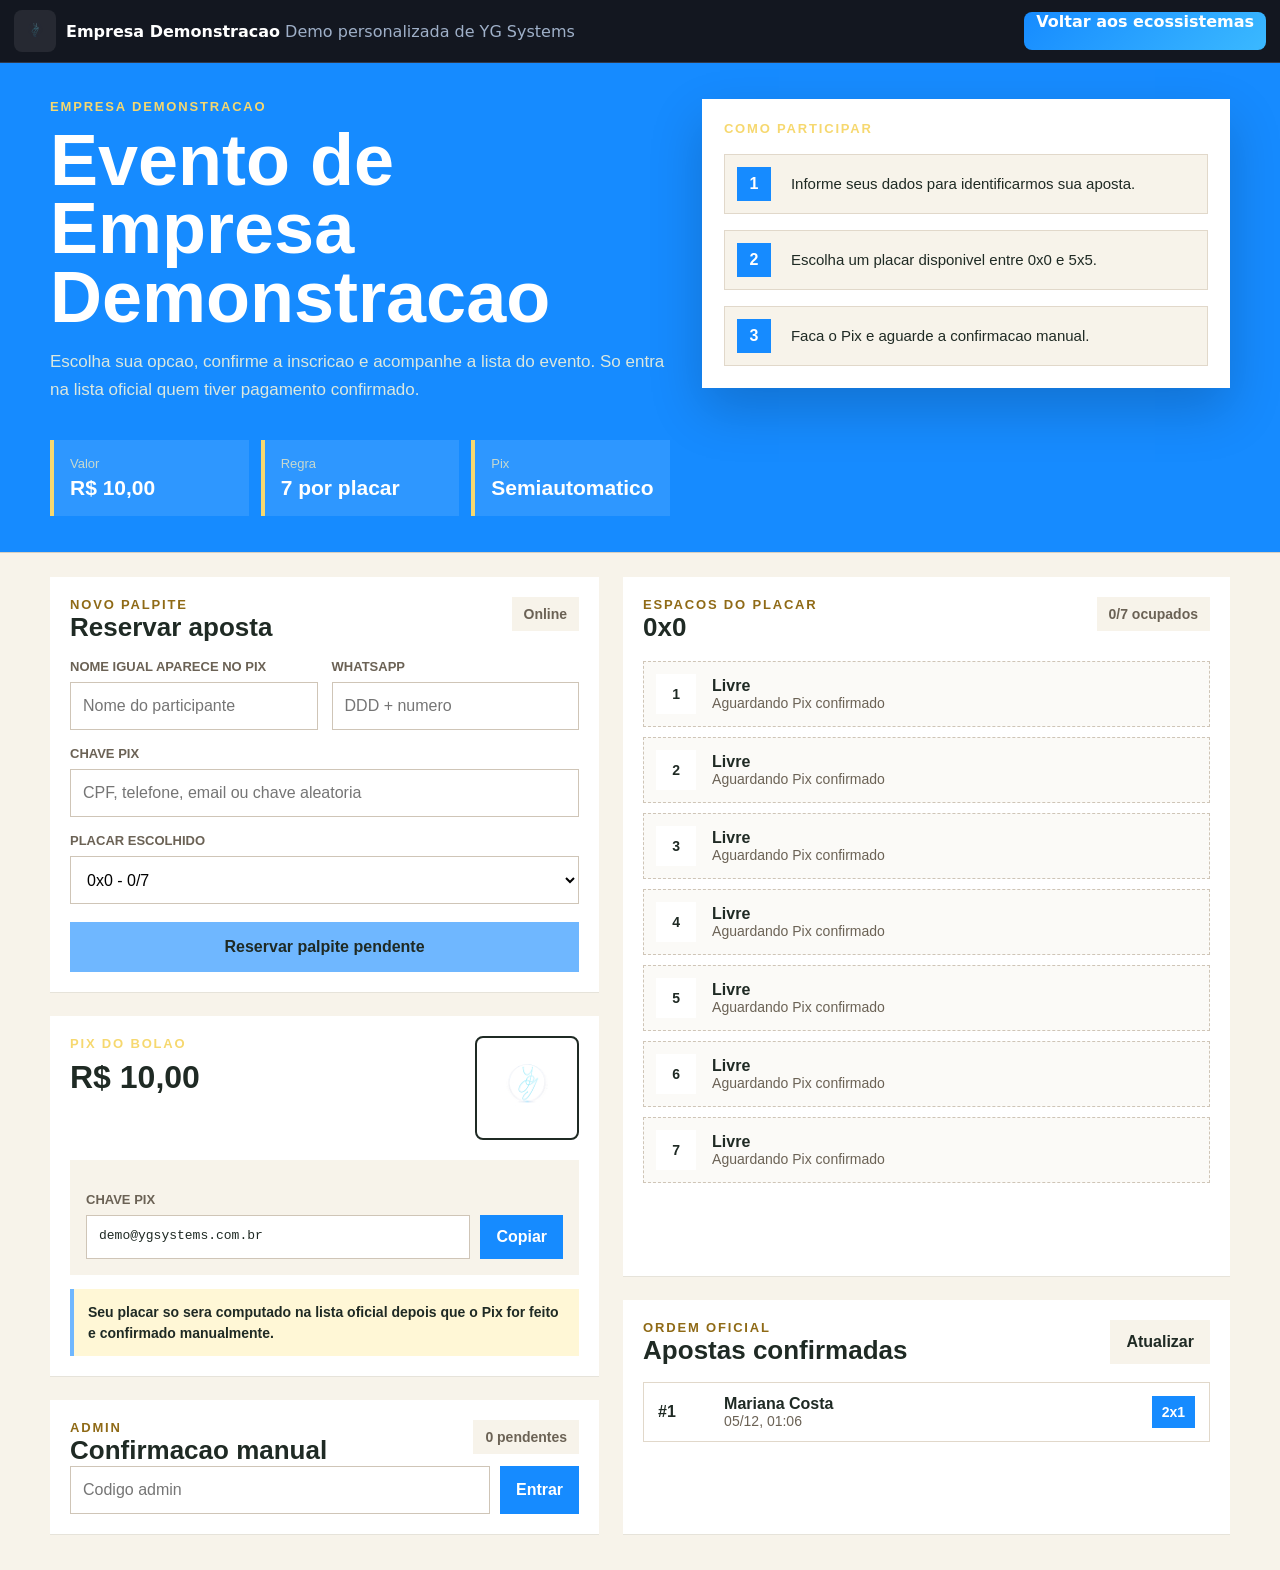
<file: demos/eventos/index.html>
<!doctype html>
<html lang="pt-BR">
  <head>
    <meta charset="utf-8" />
    <meta name="viewport" content="width=device-width, initial-scale=1" />
    <title>Bolao da Copa</title>
    <link rel="stylesheet" href="../shared/demo-runtime.css" />
    <link rel="stylesheet" href="./styles.css" />
  </head>
  <body>
    <header class="hero">
      <div class="hero-inner">
        <section>
          <p class="eyebrow">Bolao da Copa</p>
          <h1>Brasil x Noruega</h1>
          <p class="lead">
            Escolha o placar, faca o Pix e aguarde a confirmacao manual. So
            entra na lista oficial quem tiver pagamento confirmado.
          </p>
          <div class="facts">
            <div class="fact"><span>Valor</span><strong id="priceTop">R$ 10,00</strong></div>
            <div class="fact"><span>Regra</span><strong>7 por placar</strong></div>
            <div class="fact"><span>Pix</span><strong>Semiautomatico</strong></div>
          </div>
        </section>

        <aside class="flow-box">
          <p class="eyebrow">Como participar</p>
          <ol class="steps">
            <li><strong>1</strong><span>Informe seus dados para identificarmos sua aposta.</span></li>
            <li><strong>2</strong><span>Escolha um placar disponivel entre 0x0 e 5x5.</span></li>
            <li><strong>3</strong><span>Faca o Pix e aguarde a confirmacao manual.</span></li>
          </ol>
        </aside>
      </div>
    </header>

    <main class="content">
      <section class="stack">
        <form class="panel" id="betForm">
          <div class="panel-top">
            <div>
              <p class="eyebrow">Novo palpite</p>
              <h2>Reservar aposta</h2>
            </div>
            <span class="pill" id="loadState">Carregando</span>
          </div>

          <div class="field-grid">
            <div>
              <label class="label" for="name">Nome igual aparece no Pix</label>
              <input id="name" autocomplete="name" placeholder="Nome do participante" />
            </div>
            <div>
              <label class="label" for="contact">WhatsApp</label>
              <input id="contact" autocomplete="tel" inputmode="tel" placeholder="DDD + numero" />
            </div>
          </div>

          <label class="label" for="pixName">Chave Pix</label>
          <input id="pixName" placeholder="CPF, telefone, email ou chave aleatoria" />

          <label class="label" for="score">Placar escolhido</label>
          <select id="score"></select>
          <div class="score-warning hidden" id="scoreWarning"></div>

          <button class="btn btn-yellow" id="reserveBtn" type="submit">
            Reservar palpite pendente
          </button>
        </form>

        <section class="panel pix-box">
          <div class="pix-head">
            <div>
              <p class="eyebrow">Pix do bolao</p>
              <p class="pix-price" id="pricePix">R$ 10,00</p>
            </div>
            <img class="qr" src="../../assets/yg-systems-monogram.png" alt="Marca da demonstracao" />
          </div>
          <div class="pix-key">
            <span class="label">Chave Pix</span>
            <div class="copy-row">
              <code id="pixKey">demo@ygsystems.com.br</code>
              <button class="btn" id="copyPix" type="button">Copiar</button>
            </div>
          </div>
          <p class="payment-alert">
            Seu placar so sera computado na lista oficial depois que o Pix for
            feito e confirmado manualmente.
          </p>
        </section>

        <section class="panel">
          <div class="panel-top">
            <div>
              <p class="eyebrow">Admin</p>
              <h2>Confirmacao manual</h2>
            </div>
            <span class="pill" id="pendingCount">0 pendentes</span>
          </div>

          <form class="admin-login" id="adminLogin">
            <input id="adminCode" placeholder="Codigo admin" type="password" />
            <button class="btn" type="submit">Entrar</button>
          </form>

          <div class="stack hidden" id="pendingList"></div>
        </section>
      </section>

      <section class="stack">
        <section class="panel">
          <div class="panel-top">
            <div>
              <p class="eyebrow">Espacos do placar</p>
              <h2 id="selectedTitle">0x0</h2>
            </div>
            <span class="pill" id="scoreCount">0/7 confirmados</span>
          </div>
          <div class="slots" id="slots"></div>
        </section>

        <section class="panel">
          <div class="panel-top">
            <div>
              <p class="eyebrow">Ordem oficial</p>
              <h2>Apostas confirmadas</h2>
            </div>
            <button class="btn btn-quiet" id="refreshBtn" type="button">Atualizar</button>
          </div>
          <div class="list" id="confirmedList"></div>
        </section>
      </section>
    </main>

    <div class="notice hidden" id="notice"></div>
    <script src="../shared/demo-runtime.js"></script>
    <script src="./app.js" defer></script>
    <script src="./demo-adapter.js" defer></script>
  </body>
</html>
</file>
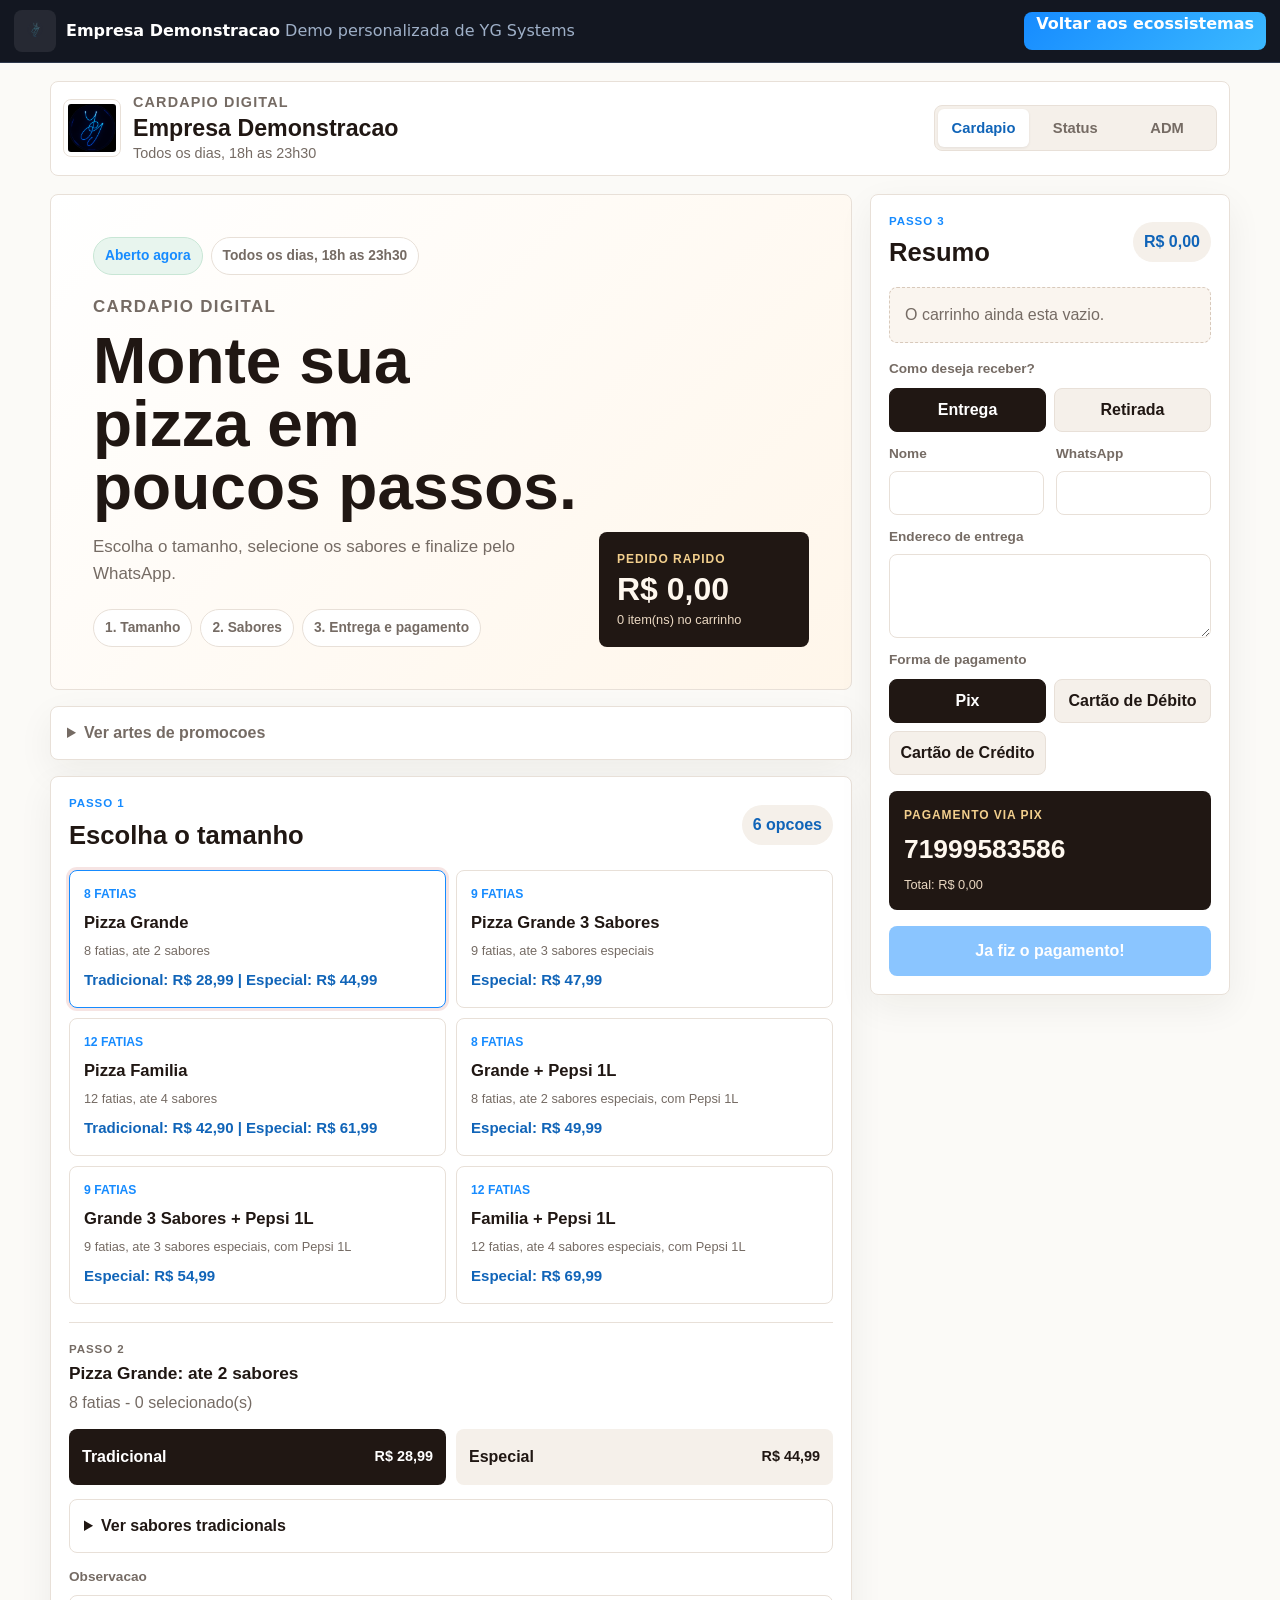
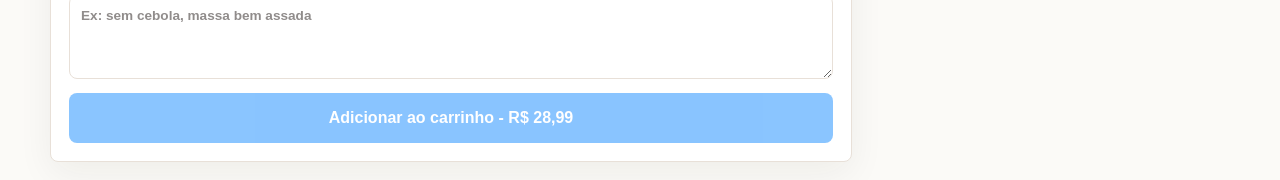
<file: demos/restaurante/index.html>
<!doctype html>
<html lang="pt-BR">
  <head>
    <meta charset="UTF-8" />
    <meta name="viewport" content="width=device-width, initial-scale=1.0" />
    <meta
      name="description"
      content="Cardapio digital personalizado com pedidos, status e painel administrativo."
    />
    <link rel="icon" href="./yg-systems-monogram.png" />
    <link rel="stylesheet" href="../shared/demo-runtime.css" />
    <link rel="stylesheet" href="./assets/index-CLEQBzRg.css" />
    <title>Restaurante | Demo personalizada</title>
    <script src="../shared/demo-runtime.js"></script>
    <script>
      (() => {
        const session = window.YG_DEMO_SESSION_ID || "preview";
        const originalKey = "aconchego-pizzaria-v2";
        const scopedKey = `${window.YG_DEMO_STORAGE_PREFIX}:restaurante`;
        const getItem = Storage.prototype.getItem;
        const setItem = Storage.prototype.setItem;
        const removeItem = Storage.prototype.removeItem;

        Storage.prototype.getItem = function (key) {
          return getItem.call(this, key === originalKey ? scopedKey : key);
        };
        Storage.prototype.setItem = function (key, value) {
          return setItem.call(this, key === originalKey ? scopedKey : key, value);
        };
        Storage.prototype.removeItem = function (key) {
          return removeItem.call(this, key === originalKey ? scopedKey : key);
        };

        document.documentElement.dataset.demoSession = session;
      })();
    </script>
  </head>
  <body>
    <div id="root"></div>
    <script defer src="./assets/index-DB8J-CyQ.js"></script>
    <script defer src="./demo-adapter.js"></script>
  </body>
</html>
</file>
<file: styles.css>
:root {
  --bg: #050914;
  --surface: #0a1020;
  --surface-2: #10192c;
  --line: rgba(133, 165, 214, 0.22);
  --text: #f6f9ff;
  --muted: #a9bad3;
  --accent: #168bff;
  --accent-2: #3bb9ff;
  --success: #24c783;
  --radius: 8px;
  --shadow: 0 24px 80px rgba(0, 0, 0, 0.28);
}

* {
  box-sizing: border-box;
}

[hidden] {
  display: none !important;
}

html {
  scroll-behavior: smooth;
}

body {
  margin: 0;
  background:
    radial-gradient(circle at 14% 0%, rgba(22, 139, 255, 0.18), transparent 34rem),
    linear-gradient(180deg, #050914 0%, #070d19 100%);
  color: var(--text);
  font-family: Inter, ui-sans-serif, system-ui, "Segoe UI", Roboto, Arial, sans-serif;
}

img {
  display: block;
  max-width: 100%;
}

a {
  color: inherit;
  text-decoration: none;
}

button,
input,
textarea {
  font: inherit;
}

a:focus-visible,
button:focus-visible,
input:focus-visible,
textarea:focus-visible {
  outline: 3px solid rgba(59, 185, 255, 0.42);
  outline-offset: 2px;
}

.topbar {
  align-items: center;
  background: rgba(5, 9, 20, 0.86);
  border-bottom: 1px solid var(--line);
  display: flex;
  gap: 18px;
  justify-content: space-between;
  min-height: 82px;
  padding: 12px clamp(14px, 4vw, 44px);
  position: sticky;
  top: 0;
  z-index: 20;
  backdrop-filter: blur(16px);
}

.brand {
  align-items: center;
  display: flex;
  gap: 13px;
}

.brand img {
  border: 1px solid rgba(59, 185, 255, 0.34);
  border-radius: var(--radius);
  box-shadow: 0 0 28px rgba(22, 139, 255, 0.25);
  height: 58px;
  object-fit: cover;
  width: 58px;
}

.brand strong {
  display: block;
  font-weight: 850;
  line-height: 1.1;
}

.brand small,
p,
small {
  color: var(--muted);
}

.topbar nav {
  align-items: center;
  display: flex;
  flex-wrap: wrap;
  gap: 8px;
}

.topbar nav a {
  background: rgba(255, 255, 255, 0.04);
  border: 1px solid var(--line);
  border-radius: var(--radius);
  color: var(--text);
  font-size: 0.94rem;
  min-height: 40px;
  padding: 10px 13px;
}

main {
  margin: 0 auto;
  max-width: 1240px;
  padding: clamp(16px, 4vw, 42px);
}

.hero {
  align-items: center;
  display: grid;
  gap: clamp(30px, 6vw, 84px);
  grid-template-columns: minmax(0, 0.94fr) minmax(420px, 0.9fr);
  min-height: calc(100vh - 118px);
  --hero-scale: 1;
}

.hero-copy,
.system-shot,
.hero-visual::before {
  transition:
    transform 260ms ease,
    filter 260ms ease,
    box-shadow 260ms ease;
}

.hero:hover {
  --hero-scale: 1.04;
}

.hero:hover .hero-copy {
  transform: scale(1.015);
}

.hero:hover .system-shot {
  filter: brightness(1.08);
  box-shadow: 0 30px 76px rgba(0, 0, 0, 0.42);
}

.hero:hover .hero-visual::before {
  transform: rotate(-2deg) scale(1.025);
}

.eyebrow {
  color: var(--accent-2);
  font-size: 0.74rem;
  font-weight: 850;
  letter-spacing: 0.08em;
  margin: 0;
  text-transform: uppercase;
}

h1,
h2,
h3,
p {
  letter-spacing: 0;
}

h1 {
  font-size: clamp(2.15rem, 4.8vw, 4.35rem);
  font-weight: 920;
  line-height: 1;
  margin: 12px 0 18px;
  max-width: 760px;
}

h2 {
  font-size: clamp(1.45rem, 3vw, 2.55rem);
  font-weight: 880;
  line-height: 1.06;
  margin: 8px 0 0;
}

h3 {
  font-size: 1.3rem;
  margin: 0;
}

p {
  font-size: 1rem;
  line-height: 1.58;
}

.hero-copy > p {
  max-width: 640px;
}

.impact-line {
  color: var(--text);
  font-size: clamp(1.08rem, 2vw, 1.45rem);
  font-weight: 850;
  line-height: 1.25;
  margin-top: 18px;
}

.hero-actions {
  display: flex;
  flex-wrap: wrap;
  gap: 10px;
  margin-top: 24px;
}

.button {
  align-items: center;
  border: 0;
  border-radius: var(--radius);
  cursor: pointer;
  display: inline-flex;
  font-weight: 850;
  justify-content: center;
  min-height: 48px;
  padding: 0 18px;
}

.button.primary {
  background: linear-gradient(135deg, var(--accent), var(--accent-2));
  box-shadow: 0 14px 40px rgba(22, 139, 255, 0.2);
  color: #fff;
}

#demoSubmitButton {
  background: linear-gradient(135deg, var(--chosen-demo-color, var(--accent)), color-mix(in srgb, var(--chosen-demo-color, var(--accent)) 72%, #3bb9ff));
  box-shadow: 0 14px 40px color-mix(in srgb, var(--chosen-demo-color, var(--accent)) 28%, transparent);
  transition:
    background 180ms ease,
    box-shadow 180ms ease,
    transform 180ms ease;
}

.button.secondary {
  background: rgba(255, 255, 255, 0.04);
  border: 1px solid var(--line);
}

.button.primary:hover,
.button.secondary:hover {
  filter: brightness(1.08);
}

.hero-visual {
  height: min(560px, 58vw);
  min-height: 430px;
  position: relative;
}

.hero-visual::before {
  background:
    linear-gradient(135deg, rgba(59, 185, 255, 0.18), transparent),
    rgba(10, 16, 32, 0.72);
  border: 1px solid rgba(59, 185, 255, 0.2);
  border-radius: var(--radius);
  content: "";
  inset: 48px 22px 42px 42px;
  position: absolute;
  transform: rotate(-2deg);
}

.system-shot {
  background: #0f1728;
  border: 1px solid rgba(133, 165, 214, 0.3);
  border-radius: var(--radius);
  box-shadow: 0 24px 60px rgba(0, 0, 0, 0.36);
  overflow: hidden;
  position: absolute;
  transform: rotate(var(--tilt, 0deg)) scale(var(--hero-scale));
  width: min(360px, 72%);
}

.system-shot img {
  aspect-ratio: 16 / 10;
  height: auto;
  object-fit: cover;
  width: 100%;
}

.system-shot span {
  background: rgba(5, 9, 20, 0.94);
  border-top: 1px solid rgba(133, 165, 214, 0.22);
  color: var(--text);
  display: block;
  font-size: 0.84rem;
  font-weight: 850;
  padding: 10px 12px;
}

.shot-restaurante {
  left: 36px;
  top: 24px;
  --tilt: -8deg;
  z-index: 4;
}

.shot-estoque {
  right: 10px;
  top: 118px;
  --tilt: 6deg;
  z-index: 3;
}

.shot-eventos {
  bottom: 58px;
  left: 76px;
  --tilt: 5deg;
  z-index: 2;
}

.shot-feedbacks {
  bottom: 10px;
  right: 48px;
  --tilt: -5deg;
  z-index: 5;
}

.organization-flow {
  align-items: center;
  background:
    linear-gradient(135deg, rgba(22, 139, 255, 0.14), rgba(10, 16, 32, 0.86)),
    var(--surface);
  border: 1px solid var(--line);
  border-radius: var(--radius);
  display: grid;
  gap: 24px;
  grid-template-columns: minmax(0, 1fr) 58px 190px 58px minmax(0, 1fr);
  margin-top: 16px;
  overflow: hidden;
  padding: clamp(18px, 4vw, 34px);
  position: relative;
}

.messy-side,
.organized-side {
  display: grid;
  gap: 10px;
}

.flow-arrow {
  align-items: center;
  animation: flow-reveal 500ms ease both;
  background: rgba(59, 185, 255, 0.12);
  border: 1px solid rgba(59, 185, 255, 0.28);
  border-radius: 999px;
  color: var(--accent-2);
  display: flex;
  font-size: 1.8rem;
  font-weight: 900;
  height: 46px;
  justify-content: center;
  justify-self: center;
  rotate: 0deg;
  width: 46px;
}

.arrow-left {
  animation-delay: 4s;
}

.arrow-right {
  animation-delay: 6s;
}

.messy-side span,
.organized-side span {
  animation: flow-reveal 520ms ease both;
  background: rgba(255, 255, 255, 0.055);
  border: 1px solid var(--line);
  border-radius: var(--radius);
  color: var(--text);
  font-weight: 820;
  min-height: 46px;
  padding: 12px 14px;
}

.messy-side .flow-item:nth-child(1) {
  animation-delay: 0s;
}

.messy-side .flow-item:nth-child(2) {
  animation-delay: 1s;
}

.messy-side .flow-item:nth-child(3) {
  animation-delay: 2s;
}

.messy-side .flow-item:nth-child(4) {
  animation-delay: 3s;
}

.organized-side .flow-item:nth-child(1) {
  animation-delay: 7s;
}

.organized-side .flow-item:nth-child(2) {
  animation-delay: 8s;
}

.organized-side .flow-item:nth-child(3) {
  animation-delay: 9s;
}

.organized-side .flow-item:nth-child(4) {
  animation-delay: 10s;
}

.organized-side .flow-item:nth-child(5) {
  animation-delay: 11s;
}

.messy-side span {
  color: #c5cedd;
}

.organized-side span {
  border-color: rgba(59, 185, 255, 0.28);
}

.organized-side strong {
  animation: flow-reveal 520ms ease both;
  animation-delay: 12s;
  color: var(--success);
  font-size: 1.45rem;
  line-height: 1.05;
  margin-top: 4px;
}

.flow-center {
  align-items: center;
  animation: flow-reveal 520ms ease both;
  animation-delay: 5s;
  display: grid;
  gap: 10px;
  justify-items: center;
  text-align: center;
}

.flow-center img {
  border: 1px solid rgba(59, 185, 255, 0.34);
  border-radius: var(--radius);
  height: 82px;
  object-fit: cover;
  width: 82px;
}

.flow-center strong {
  font-size: 1.2rem;
}

.section,
.restaurant-section,
.contact-section {
  margin-top: 54px;
}

.section.intro,
.restaurant-section,
.contact-section {
  align-items: start;
  display: grid;
  gap: clamp(20px, 4vw, 48px);
  grid-template-columns: minmax(0, 0.78fr) minmax(0, 1fr);
}

.intro-copy {
  display: grid;
  gap: 14px;
}

.demo-steps {
  counter-reset: demo-step;
  display: grid;
  gap: 10px;
  list-style: none;
  margin: 0;
  padding: 0;
}

.demo-steps li {
  align-items: start;
  background: rgba(10, 16, 32, 0.74);
  border: 1px solid var(--line);
  border-radius: var(--radius);
  display: grid;
  gap: 5px;
  padding: 13px 14px;
}

.demo-steps strong {
  color: var(--accent-2);
  font-size: 0.82rem;
  text-transform: uppercase;
}

.demo-steps span {
  color: var(--muted);
  line-height: 1.45;
}

.steps {
  display: grid;
  gap: 16px;
  grid-template-columns: repeat(3, minmax(0, 1fr));
  margin-top: 24px;
}

.demo-panel,
.steps article,
.contact-form {
  background: rgba(10, 16, 32, 0.88);
  border: 1px solid var(--line);
  border-radius: var(--radius);
  box-shadow: var(--shadow);
  padding: 18px;
}

.ecosystem-tabs {
  background: rgba(10, 16, 32, 0.62);
  border: 1px solid var(--line);
  border-radius: var(--radius);
  box-shadow: var(--shadow);
  margin-top: 24px;
  padding: 12px;
}

.tab-list {
  display: grid;
  gap: 8px;
  grid-template-columns: repeat(6, minmax(0, 1fr));
  margin-bottom: 12px;
}

.tab-button {
  background: rgba(255, 255, 255, 0.04);
  border: 1px solid var(--line);
  border-radius: var(--radius);
  color: var(--muted);
  cursor: pointer;
  font-weight: 820;
  min-height: 44px;
  padding: 0 12px;
  transition:
    background-color 180ms ease,
    border-color 180ms ease,
    color 180ms ease,
    transform 180ms ease,
    box-shadow 180ms ease;
}

.tab-button:hover {
  border-color: rgba(59, 185, 255, 0.42);
  color: var(--text);
  transform: translateY(-2px);
}

.tab-button.active {
  background: linear-gradient(135deg, rgba(22, 139, 255, 0.24), rgba(59, 185, 255, 0.12));
  border-color: rgba(59, 185, 255, 0.52);
  box-shadow: inset 0 0 0 1px rgba(59, 185, 255, 0.1);
  color: var(--text);
}

.tab-button.locked {
  position: relative;
}

.tab-panel {
  align-items: stretch;
  background:
    linear-gradient(135deg, rgba(22, 139, 255, 0.1), rgba(10, 16, 32, 0.92)),
    var(--surface);
  border: 1px solid var(--line);
  border-radius: var(--radius);
  display: none;
  gap: 18px;
  grid-template-columns: minmax(0, 1fr) 330px;
  padding: clamp(16px, 3vw, 28px);
}

.tab-panel.active {
  animation: ecosystem-panel-in 360ms cubic-bezier(0.22, 1, 0.36, 1) both;
  display: grid;
}

.tab-panel.active > div:first-child {
  animation: ecosystem-copy-in 420ms 45ms cubic-bezier(0.22, 1, 0.36, 1) both;
}

.tab-panel.active .tab-preview {
  animation: ecosystem-preview-in 460ms 80ms cubic-bezier(0.22, 1, 0.36, 1) both;
}

.tab-panel h3 {
  font-size: clamp(1.35rem, 2.2vw, 2.1rem);
  margin: 6px 0 8px;
}

.tab-panel p {
  max-width: 740px;
}

.tab-panel ul {
  color: var(--muted);
  display: grid;
  gap: 8px;
  line-height: 1.45;
  margin: 16px 0 0;
  padding-left: 18px;
}

.tab-panel span,
.tab-preview span,
.demo-panel span,
.steps span {
  color: var(--accent-2);
  font-size: 0.75rem;
  font-weight: 850;
  letter-spacing: 0.08em;
  text-transform: uppercase;
}

.hero-actions.compact {
  margin-top: 18px;
}

.tab-preview {
  align-content: space-between;
  background:
    radial-gradient(circle at top right, rgba(59, 185, 255, 0.24), transparent 13rem),
    rgba(5, 9, 20, 0.72);
  border: 1px solid rgba(59, 185, 255, 0.24);
  border-radius: var(--radius);
  display: grid;
  gap: 10px;
  min-height: 270px;
  padding: 20px;
}

.locked-button,
.locked-button:hover {
  background: rgba(255, 255, 255, 0.08) !important;
  border: 1px solid rgba(133, 165, 214, 0.26);
  box-shadow: none !important;
  color: #8d9bb2 !important;
  cursor: not-allowed;
  filter: none;
}

.locked-preview {
  opacity: 0.78;
}

.mini-lock {
  align-items: center;
  background: rgba(255, 255, 255, 0.08);
  border: 1px solid var(--line);
  border-radius: 999px;
  display: flex;
  font-size: 1.5rem;
  height: 54px;
  justify-content: center;
  width: 54px;
}

.mini-flow {
  display: grid;
  gap: 8px;
}

.mini-flow span {
  align-items: center;
  animation: mini-step 3s ease-in-out infinite;
  background: rgba(22, 139, 255, 0.12);
  border: 1px solid rgba(59, 185, 255, 0.26);
  border-radius: 999px;
  color: var(--text);
  display: flex;
  font-size: 0.76rem;
  min-height: 30px;
  padding: 7px 10px;
  width: fit-content;
}

.mini-flow span:nth-child(2) {
  animation-delay: 1s;
}

.mini-flow span:nth-child(3) {
  animation-delay: 2s;
}

.tab-preview strong {
  font-size: 1.45rem;
  line-height: 1.1;
}

.tab-preview small {
  line-height: 1.45;
}

.tab-preview b {
  color: var(--success);
  font-size: 1rem;
}

.restaurant-preview {
  background:
    linear-gradient(135deg, rgba(22, 139, 255, 0.2), rgba(10, 16, 32, 0.84)),
    var(--surface);
}

.restaurant-preview span {
  background: rgba(22, 139, 255, 0.13);
  border: 1px solid rgba(59, 185, 255, 0.24);
  border-radius: 999px;
  color: var(--text);
  font-size: 0.84rem;
  padding: 8px 11px;
  width: fit-content;
}

.restaurant-section.is-switching .restaurant-copy {
  animation: ecosystem-copy-in 400ms cubic-bezier(0.22, 1, 0.36, 1) both;
}

.restaurant-section.is-switching .restaurant-demo {
  animation: ecosystem-preview-in 440ms 55ms cubic-bezier(0.22, 1, 0.36, 1) both;
}

.restaurant-copy ul {
  color: var(--muted);
  display: grid;
  gap: 8px;
  line-height: 1.5;
  padding-left: 18px;
}

.restaurant-demo {
  display: grid;
  gap: 14px;
}

.demo-panel {
  display: grid;
  gap: 10px;
  min-height: 150px;
}

.demo-panel strong {
  font-size: 1.2rem;
  line-height: 1.2;
}

.demo-panel small {
  line-height: 1.5;
}

.demo-panel i {
  animation: panel-pulse 2.8s ease-in-out infinite;
  background: linear-gradient(90deg, rgba(22, 139, 255, 0.16), rgba(59, 185, 255, 0.72), rgba(22, 139, 255, 0.16));
  border-radius: 999px;
  display: block;
  height: 4px;
  margin-top: auto;
  width: 46%;
}

.demo-panel:nth-child(2) i {
  animation-delay: 0.5s;
  width: 62%;
}

.demo-panel:nth-child(3) i {
  animation-delay: 1s;
  width: 78%;
}

.demo-panel.menu {
  background:
    linear-gradient(135deg, rgba(22, 139, 255, 0.18), rgba(10, 16, 32, 0.9)),
    var(--surface);
}

.steps article {
  display: grid;
  gap: 8px;
}

.steps span {
  align-items: center;
  background: rgba(22, 139, 255, 0.16);
  border-radius: var(--radius);
  display: flex;
  height: 36px;
  justify-content: center;
  width: 36px;
}

.contact-form {
  display: grid;
  gap: 14px;
  grid-template-columns: repeat(2, minmax(0, 1fr));
}

label {
  color: var(--muted);
  display: grid;
  font-size: 0.88rem;
  font-weight: 750;
  gap: 7px;
}

label.full,
.contact-form button,
.form-note {
  grid-column: 1 / -1;
}

input,
textarea {
  background: rgba(255, 255, 255, 0.05);
  border: 1px solid var(--line);
  border-radius: var(--radius);
  color: var(--text);
  min-height: 46px;
  padding: 10px 11px;
  width: 100%;
}

textarea {
  min-height: 110px;
  resize: vertical;
}

.form-note {
  background: rgba(36, 199, 131, 0.12);
  border: 1px solid rgba(36, 199, 131, 0.28);
  border-radius: var(--radius);
  color: #b8f4da;
  display: none;
  margin: 0;
  padding: 12px;
}

.form-note.visible {
  display: block;
}

footer {
  align-items: center;
  border-top: 1px solid var(--line);
  color: var(--muted);
  display: flex;
  gap: 18px;
  justify-content: space-between;
  margin: 30px auto 0;
  max-width: 1240px;
  padding: 22px clamp(16px, 4vw, 42px);
}

.footer-brand {
  color: var(--text);
  font-weight: 850;
  text-decoration: none;
}

.footer-brand:hover,
.footer-brand:focus-visible {
  color: var(--accent-2);
}

.modal {
  align-items: center;
  background: rgba(5, 9, 20, 0.78);
  display: flex;
  inset: 0;
  justify-content: center;
  padding: 18px;
  position: fixed;
  z-index: 50;
}

.modal-card {
  background: var(--surface);
  border: 1px solid var(--line);
  border-radius: var(--radius);
  box-shadow: var(--shadow);
  display: grid;
  gap: 14px;
  max-width: 520px;
  padding: 20px;
  position: relative;
  width: 100%;
}

.modal-close {
  background: rgba(255, 255, 255, 0.06);
  border: 1px solid var(--line);
  border-radius: 6px;
  color: var(--text);
  cursor: pointer;
  font-weight: 850;
  height: 32px;
  position: absolute;
  right: 14px;
  top: 14px;
  width: 32px;
}

.demo-loading {
  align-items: center;
  background:
    radial-gradient(circle at 50% 42%, color-mix(in srgb, var(--accent, #168bff) 24%, transparent), transparent 28rem),
    #000;
  color: var(--text);
  display: grid;
  inset: 0;
  justify-items: center;
  padding: 24px;
  position: fixed;
  text-align: center;
  z-index: 80;
}

.demo-loading.is-leaving .loading-card {
  animation: loading-leave 760ms ease forwards;
}

.demo-loading.is-leaving .loading-card img {
  animation: loading-logo-zoom 900ms ease forwards;
}

.loading-card {
  display: grid;
  gap: 22px;
  justify-items: center;
  max-width: 620px;
}

.loading-card img {
  border-radius: var(--radius);
  filter: drop-shadow(0 0 34px color-mix(in srgb, var(--accent, #168bff) 48%, transparent));
  max-height: 210px;
  object-fit: contain;
  width: min(300px, 64vw);
}

.loading-card p {
  color: rgba(246, 249, 255, 0.88);
  font-size: clamp(1.25rem, 4vw, 2.25rem);
  font-weight: 300;
  line-height: 1.18;
  margin: 0;
}

.loading-card p.is-fading {
  animation: loading-message-fade 2s ease both;
}

.motion-ready main > section,
.motion-ready main > aside,
.motion-ready footer {
  opacity: 0;
  transform: translateY(18px);
}

.motion-ready .organization-flow .flow-item,
.motion-ready .organization-flow .flow-arrow,
.motion-ready .organization-flow .flow-center {
  animation-play-state: paused;
}

.motion-ready main > section.is-visible,
.motion-ready main > aside.is-visible,
.motion-ready footer.is-visible {
  opacity: 1;
  transform: translateY(0);
  transition:
    opacity 560ms ease var(--reveal-delay, 0ms),
    transform 560ms cubic-bezier(0.22, 1, 0.36, 1) var(--reveal-delay, 0ms);
}

.motion-ready .organization-flow.is-visible .flow-item,
.motion-ready .organization-flow.is-visible .flow-arrow,
.motion-ready .organization-flow.is-visible .flow-center {
  animation-play-state: running;
}

.modal:not([hidden]) .modal-card {
  animation: modal-in 260ms cubic-bezier(0.22, 1, 0.36, 1) both;
}

@keyframes ecosystem-panel-in {
  from {
    opacity: 0;
    transform: translateX(18px);
  }
  to {
    opacity: 1;
    transform: translateX(0);
  }
}

@keyframes ecosystem-copy-in {
  from {
    opacity: 0;
    transform: translateX(-16px);
  }
  to {
    opacity: 1;
    transform: translateX(0);
  }
}

@keyframes ecosystem-preview-in {
  from {
    opacity: 0;
    transform: translateX(20px) scale(0.985);
  }
  to {
    opacity: 1;
    transform: translateX(0) scale(1);
  }
}

@keyframes modal-in {
  from {
    opacity: 0;
    transform: translateY(14px) scale(0.985);
  }
  to {
    opacity: 1;
    transform: translateY(0) scale(1);
  }
}

@keyframes flow-reveal {
  from {
    opacity: 0;
    transform: translateY(10px) scale(0.97);
  }
  to {
    opacity: 1;
    transform: translateY(0) scale(1);
  }
}

@keyframes mini-step {
  0%,
  100% {
    opacity: 0.46;
    transform: translateX(0);
  }
  22%,
  46% {
    opacity: 1;
    transform: translateX(8px);
  }
}

@keyframes panel-pulse {
  0%,
  100% {
    opacity: 0.36;
    transform: scaleX(0.72);
    transform-origin: left;
  }
  45%,
  60% {
    opacity: 1;
    transform: scaleX(1);
    transform-origin: left;
  }
}

@keyframes loading-message-fade {
  0% {
    opacity: 0;
    transform: translateY(8px);
  }
  18%,
  78% {
    opacity: 1;
    transform: translateY(0);
  }
  100% {
    opacity: 0;
    transform: translateY(-6px);
  }
}

@keyframes loading-leave {
  to {
    opacity: 0;
    transform: scale(0.985);
  }
}

@keyframes loading-logo-zoom {
  to {
    opacity: 0;
    transform: scale(1.18);
  }
}

@media (max-width: 980px) {
  .hero,
  .section.intro,
  .restaurant-section,
  .contact-section,
  .tab-panel,
  .organization-flow {
    grid-template-columns: 1fr;
  }

  .hero-visual {
    height: 520px;
    min-height: 520px;
  }

  .tab-list {
    grid-template-columns: repeat(3, minmax(0, 1fr));
  }

  .flow-arrow {
    rotate: 90deg;
  }

  .arrow-left,
  .arrow-right {
    justify-self: center;
  }
}

@media (max-width: 720px) {
  .topbar {
    align-items: stretch;
    flex-direction: column;
    position: static;
  }

  .topbar nav,
  .steps,
  .tab-list,
  .contact-form {
    grid-template-columns: 1fr;
  }

  .topbar nav {
    display: grid;
  }

  main {
    padding: 14px;
  }

  h1 {
    font-size: clamp(2rem, 10vw, 3rem);
  }

  .steps {
    display: grid;
  }

  .hero-visual {
    height: auto;
    min-height: 0;
    padding-top: 10px;
  }

  .hero-visual::before {
    display: none;
  }

  .system-shot {
    margin: 0 0 12px;
    position: relative;
    transform: none;
    width: 100%;
  }

  .hero:hover .hero-copy,
  .hero:hover .system-shot,
  .hero:hover .hero-visual::before {
    transform: none;
  }

  .organization-flow {
    gap: 14px;
  }

  .shot-restaurante,
  .shot-estoque,
  .shot-eventos,
  .shot-feedbacks {
    inset: auto;
  }

  footer {
    align-items: flex-start;
    flex-direction: column;
  }
}

@media (prefers-reduced-motion: reduce) {
  *,
  *::before,
  *::after {
    animation-duration: 0.001ms !important;
    scroll-behavior: auto !important;
    transition-duration: 0.001ms !important;
  }
}
</file>
<file: demos/shared/demo-runtime.css>
:root {
  --yg-demo-color: #168bff;
}

.yg-demo-bar {
  align-items: center;
  background: rgba(5, 9, 20, 0.94);
  border-bottom: 1px solid rgba(133, 165, 214, 0.24);
  color: #f6f9ff;
  display: flex;
  font-family: Inter, ui-sans-serif, system-ui, "Segoe UI", Roboto, Arial, sans-serif;
  gap: 12px;
  justify-content: space-between;
  min-height: 58px;
  padding: 10px 14px;
  position: sticky;
  top: 0;
  z-index: 9999;
}

.yg-demo-bar strong {
  color: #fff;
}

.yg-demo-bar span {
  color: #9fb0c8;
}

.yg-demo-bar a,
.yg-demo-bar button {
  background: linear-gradient(135deg, var(--yg-demo-color), #3bb9ff);
  border: 0;
  border-radius: 8px;
  color: #fff;
  cursor: pointer;
  font: inherit;
  font-weight: 800;
  min-height: 38px;
  padding: 0 12px;
  text-decoration: none;
}

.yg-demo-logo-img {
  border-radius: 8px;
  height: 42px;
  background: rgba(255, 255, 255, 0.08);
  object-fit: contain;
  padding: 3px;
  width: 42px;
}

.yg-demo-inner-logo {
  background: rgba(255, 255, 255, 0.08);
  border-radius: 8px;
  object-fit: contain !important;
  padding: 4px;
}

.yg-demo-logo-text {
  align-items: center;
  background: var(--yg-demo-color);
  border-radius: 8px;
  color: #fff;
  display: inline-flex;
  font-weight: 900;
  height: 42px;
  justify-content: center;
  width: 42px;
}

.brand-mark.yg-demo-logo-text {
  display: none;
}

.yg-demo-brand-wrap {
  align-items: center;
  display: flex;
  gap: 10px;
}

@media (max-width: 720px) {
  .yg-demo-bar {
    align-items: stretch;
    flex-direction: column;
  }
}
</file>
<file: demos/bar/styles.css>
:root {
  --ink: #1f2528;
  --muted: #687276;
  --line: #d8dfdc;
  --paper: #fbfaf6;
  --surface: #ffffff;
  --brand: #0f6b5f;
  --brand-strong: #08483f;
  --accent: #c2452d;
  --gold: #d89b2b;
  --ready: #16643f;
  --delivered: #16643f;
  --prep: #9b6419;
  --new: #315f8a;
  --registered: #d89b2b;
  --shadow: 0 16px 42px rgba(31, 37, 40, 0.1);
}

* {
  box-sizing: border-box;
}

html {
  -webkit-text-size-adjust: 100%;
}

body {
  margin: 0;
  min-height: 100vh;
  color: var(--ink);
  background:
    linear-gradient(135deg, rgba(15, 107, 95, 0.09), transparent 34%),
    linear-gradient(315deg, rgba(194, 69, 45, 0.08), transparent 30%),
    var(--paper);
  font-family: Inter, ui-sans-serif, system-ui, -apple-system, BlinkMacSystemFont, "Segoe UI", sans-serif;
}

button,
input,
select,
textarea {
  font: inherit;
}

button {
  cursor: pointer;
}

.topbar {
  position: sticky;
  top: 0;
  z-index: 10;
  display: flex;
  flex-wrap: wrap;
  align-items: center;
  justify-content: space-between;
  gap: 18px;
  min-height: 76px;
  padding: 14px clamp(16px, 4vw, 44px);
  background: rgba(251, 250, 246, 0.92);
  border-bottom: 1px solid var(--line);
  backdrop-filter: blur(14px);
}

.brand {
  display: flex;
  align-items: center;
  gap: 12px;
  min-width: 220px;
}

.brand-mark {
  display: inline-grid;
  place-items: center;
  width: 44px;
  height: 44px;
  color: #fff;
  background: var(--brand-strong);
  border-radius: 8px;
  font-weight: 850;
  letter-spacing: 0;
  box-shadow: inset 0 -4px 0 rgba(255, 255, 255, 0.15);
}

.brand strong,
.brand small {
  display: block;
}

.brand small {
  color: var(--muted);
  margin-top: 2px;
}

.tabs,
.segmented {
  display: flex;
  flex-wrap: wrap;
  align-items: center;
  gap: 6px;
  padding: 4px;
  border: 1px solid var(--line);
  border-radius: 8px;
  background: rgba(255, 255, 255, 0.72);
}

.auth-tools {
  display: flex;
  flex-wrap: wrap;
  align-items: center;
  gap: 8px;
}

.role-badge {
  display: inline-flex;
  align-items: center;
  min-height: 34px;
  padding: 0 10px;
  color: var(--brand-strong);
  background: rgba(15, 107, 95, 0.1);
  border: 1px solid rgba(15, 107, 95, 0.18);
  border-radius: 999px;
  font-size: 12px;
  font-weight: 850;
  text-transform: uppercase;
}

.tab,
.segment {
  min-height: 38px;
  padding: 0 14px;
  color: var(--muted);
  background: transparent;
  border: 0;
  border-radius: 6px;
  font-weight: 700;
}

.tab.active,
.segment.active {
  color: #fff;
  background: var(--brand);
}

main {
  width: min(1480px, 100%);
  margin: 0 auto;
  padding: 28px clamp(16px, 4vw, 44px) 48px;
}

.view {
  display: none;
}

.view.active {
  display: block;
}

.menu-hero {
  display: flex;
  align-items: stretch;
  justify-content: space-between;
  gap: 24px;
  padding: clamp(26px, 5vw, 56px);
  min-height: 255px;
  color: #fff;
  background:
    linear-gradient(100deg, rgba(8, 72, 63, 0.92), rgba(8, 72, 63, 0.63)),
    repeating-linear-gradient(45deg, rgba(255, 255, 255, 0.08) 0 2px, transparent 2px 14px),
    #113f39;
  border-radius: 8px;
  box-shadow: var(--shadow);
}

.menu-hero h1 {
  margin: 0;
  max-width: 700px;
  font-size: clamp(42px, 7vw, 84px);
  line-height: 0.94;
  letter-spacing: 0;
}

.hero-copy {
  max-width: 560px;
  margin: 18px 0 0;
  color: rgba(255, 255, 255, 0.86);
  font-size: clamp(17px, 2vw, 22px);
}

.eyebrow {
  margin: 0 0 8px;
  color: var(--accent);
  font-weight: 850;
  text-transform: uppercase;
  letter-spacing: 0.08em;
  font-size: 12px;
}

.menu-hero .eyebrow {
  color: #ffd184;
}

.table-badge {
  align-self: center;
  display: grid;
  place-items: center;
  flex: 0 0 150px;
  width: 150px;
  height: 150px;
  background: rgba(255, 255, 255, 0.12);
  border: 1px solid rgba(255, 255, 255, 0.3);
  border-radius: 8px;
}

.table-badge span {
  font-size: 13px;
  color: rgba(255, 255, 255, 0.72);
  text-transform: uppercase;
  font-weight: 800;
}

.table-badge strong {
  font-size: 58px;
  line-height: 1;
}

.section-head {
  display: flex;
  align-items: end;
  justify-content: space-between;
  gap: 18px;
  margin: 30px 0 16px;
}

.section-head.compact {
  align-items: center;
  margin: 0 0 14px;
}

.section-head h2,
.section-head h3,
.order-title h2 {
  margin: 0;
}

.section-head p {
  margin: 5px 0 0;
  color: var(--muted);
}

.input,
textarea {
  width: 100%;
  min-height: 42px;
  padding: 10px 12px;
  color: var(--ink);
  background: #fff;
  border: 1px solid var(--line);
  border-radius: 8px;
  outline: none;
  font-size: 16px;
}

.input:focus,
textarea:focus {
  border-color: var(--brand);
  box-shadow: 0 0 0 3px rgba(15, 107, 95, 0.14);
}

.menu-categories {
  display: grid;
  gap: 22px;
}

.menu-category {
  display: grid;
  gap: 0;
  overflow: hidden;
  background: rgba(255, 255, 255, 0.72);
  border: 1px solid var(--line);
  border-radius: 8px;
}

.menu-category-head {
  display: flex;
  align-items: center;
  justify-content: space-between;
  gap: 12px;
  width: 100%;
  min-height: 64px;
  padding: 14px 16px;
  color: var(--ink);
  background: #fff;
  border: 0;
  border-bottom: 1px solid transparent;
  text-align: left;
  transition: background 180ms ease, border-color 180ms ease;
}

.menu-category.open .menu-category-head {
  border-bottom-color: var(--line);
  background: #f7fbf9;
}

.menu-category-head span {
  display: grid;
  gap: 3px;
}

.menu-category-head strong {
  font-size: 22px;
}

.menu-category-head small {
  color: var(--muted);
  font-size: 13px;
  font-weight: 850;
  text-transform: uppercase;
}

.menu-category-head b {
  display: inline-grid;
  place-items: center;
  width: 34px;
  height: 34px;
  color: #fff;
  background: var(--brand);
  border-radius: 8px;
  font-size: 22px;
  transition: transform 220ms ease, background 180ms ease;
}

.menu-category.open .menu-category-head b {
  transform: rotate(45deg);
  background: var(--accent);
}

.menu-category-body {
  display: grid;
  grid-template-rows: 0fr;
  transition: grid-template-rows 260ms ease;
}

.menu-category.open .menu-category-body {
  grid-template-rows: 1fr;
}

.menu-category-body > .menu-grid {
  min-height: 0;
  overflow: hidden;
  padding: 0 14px;
  opacity: 0;
  transform: translateY(-6px);
  transition: opacity 220ms ease, transform 220ms ease, padding 220ms ease;
}

.menu-category.open .menu-category-body > .menu-grid {
  padding: 14px;
  opacity: 1;
  transform: translateY(0);
}

.menu-grid {
  display: grid;
  grid-template-columns: repeat(auto-fit, minmax(235px, 1fr));
  gap: 14px;
}

.menu-card {
  display: grid;
  grid-template-columns: 58px 1fr;
  gap: 12px;
  min-height: 132px;
  padding: 14px;
  background: var(--surface);
  border: 1px solid var(--line);
  border-radius: 8px;
  box-shadow: 0 6px 22px rgba(31, 37, 40, 0.05);
}

.item-art {
  display: grid;
  place-items: center;
  width: 58px;
  height: 58px;
  color: #fff;
  background: var(--brand);
  border-radius: 8px;
  font-size: 25px;
}

.menu-card h3 {
  margin: 0;
  font-size: 17px;
}

.menu-card p {
  margin: 6px 0 12px;
  color: var(--muted);
  line-height: 1.35;
}

.price-row {
  display: flex;
  align-items: center;
  justify-content: space-between;
  gap: 10px;
}

.price {
  font-size: 18px;
  font-weight: 850;
}

.tag {
  display: inline-flex;
  align-items: center;
  min-height: 25px;
  padding: 3px 8px;
  color: var(--brand-strong);
  background: rgba(15, 107, 95, 0.1);
  border-radius: 999px;
  font-size: 12px;
  font-weight: 800;
}

.workbench {
  display: grid;
  grid-template-columns: 300px 1fr;
  gap: 18px;
  align-items: start;
}

.panel {
  padding: 18px;
  background: rgba(255, 255, 255, 0.85);
  border: 1px solid var(--line);
  border-radius: 8px;
  box-shadow: var(--shadow);
}

.tables-panel {
  position: sticky;
  top: 96px;
}

.table-grid {
  display: grid;
  grid-template-columns: repeat(3, 1fr);
  gap: 10px;
}

.table-button {
  display: flex;
  flex-direction: column;
  justify-content: center;
  min-height: 74px;
  padding: 8px;
  border: 1px solid var(--line);
  border-radius: 8px;
  background: #fff;
  color: var(--ink);
  font-weight: 850;
  min-width: 0;
}

.table-button strong {
  display: block;
  font-size: 15px;
  line-height: 1.1;
}

.table-button span {
  display: block;
  margin-top: 5px;
  color: var(--muted);
  font-size: 12px;
  font-weight: 700;
  line-height: 1.15;
  overflow-wrap: anywhere;
}

.table-button em {
  display: block;
  margin-top: 6px;
  padding: 4px 6px;
  border-radius: 6px;
  background: #f3f5f4;
  color: var(--muted);
  font-size: 11px;
  font-style: normal;
  font-weight: 900;
  text-transform: uppercase;
  line-height: 1.12;
}

.table-button.active {
  color: #fff;
  border-color: var(--brand);
  background: var(--brand);
}

.table-button.active span {
  color: rgba(255, 255, 255, 0.78);
}

.table-button.open {
  border-color: rgba(15, 107, 95, 0.32);
}

.table-button.has-kitchen {
  border-color: rgba(155, 100, 25, 0.45);
  background: #fff8eb;
}

.table-button.has-kitchen em {
  color: #7a4b10;
  background: rgba(216, 155, 43, 0.18);
}

.table-button.has-ready {
  color: #fff;
  border-color: var(--ready);
  background: var(--ready);
  box-shadow: 0 0 0 4px rgba(22, 100, 63, 0.16), 0 10px 22px rgba(22, 100, 63, 0.22);
}

.table-button.has-ready span,
.table-button.has-ready em {
  color: rgba(255, 255, 255, 0.82);
}

.table-button.has-ready em {
  background: rgba(255, 255, 255, 0.18);
}

.order-title {
  display: flex;
  align-items: center;
  justify-content: space-between;
  gap: 16px;
  padding-bottom: 16px;
  border-bottom: 1px solid var(--line);
}

.total-pill {
  min-width: 180px;
  padding: 10px 14px;
  border: 1px solid var(--line);
  border-radius: 8px;
  background: #fff;
}

.total-stack {
  min-width: 230px;
}

.total-stack small {
  display: block;
  margin-top: 5px;
  color: var(--muted);
  font-weight: 800;
}

.session-meta {
  margin-top: 14px;
  padding: 10px 12px;
  color: var(--brand-strong);
  background: rgba(15, 107, 95, 0.09);
  border: 1px solid rgba(15, 107, 95, 0.18);
  border-radius: 8px;
  font-weight: 800;
}

.order-panel {
  display: flex;
  flex-direction: column;
}

.order-panel .order-title {
  order: 1;
}

.order-panel .session-meta {
  order: 2;
}

.order-panel .waiter-layout {
  order: 3;
}

.order-panel .history {
  order: 4;
}

.order-panel.has-session .history {
  order: 3;
}

.order-panel.has-session .waiter-layout {
  order: 4;
}

.session-meta strong,
.session-meta > span {
  display: block;
}

.waiter-status-grid {
  display: grid;
  grid-template-columns: repeat(4, minmax(120px, 1fr));
  gap: 8px;
  margin-top: 10px;
}

.waiter-status-grid span {
  display: grid;
  gap: 2px;
  padding: 8px;
  color: var(--muted);
  background: #fff;
  border: 1px solid var(--line);
  border-radius: 8px;
  font-size: 12px;
  text-transform: uppercase;
}

.waiter-status-grid b {
  color: var(--ink);
  font-size: 20px;
}

.waiter-status-grid .ready-alert {
  color: #fff;
  background: var(--ready);
  border-color: var(--ready);
}

.waiter-status-grid .ready-alert b {
  color: #fff;
}

.total-pill span,
.cart-footer span {
  display: block;
  color: var(--muted);
  font-size: 12px;
  font-weight: 800;
  text-transform: uppercase;
}

.total-pill strong {
  display: block;
  margin-top: 3px;
  font-size: 23px;
}

.waiter-layout {
  display: grid;
  grid-template-columns: minmax(0, 1fr) 360px;
  gap: 18px;
  margin-top: 18px;
}

.toolbar {
  display: grid;
  grid-template-columns: minmax(0, 1fr) 180px;
  gap: 10px;
  margin-bottom: 12px;
}

.waiter-menu {
  display: grid;
  grid-template-columns: repeat(auto-fit, minmax(220px, 1fr));
  gap: 10px;
}

.quick-item {
  display: grid;
  grid-template-columns: 1fr auto;
  gap: 10px;
  align-items: center;
  min-height: 86px;
  padding: 12px;
  background: #fff;
  border: 1px solid var(--line);
  border-radius: 8px;
}

.quick-item strong,
.cart-line strong {
  display: block;
}

.quick-item span,
.cart-line span,
.history-card p,
.order-card p {
  color: var(--muted);
}

.add-button,
.icon-button {
  display: inline-grid;
  place-items: center;
  width: 40px;
  height: 40px;
  border: 0;
  border-radius: 8px;
  color: #fff;
  background: var(--brand);
  font-size: 24px;
  font-weight: 700;
}

.add-button.pulse-add {
  animation: addPulse 520ms ease;
}

@keyframes addPulse {
  0% {
    transform: scale(1);
  }

  40% {
    transform: scale(1.18);
    background: var(--ready);
  }

  100% {
    transform: scale(1);
  }
}

.cart-box {
  display: flex;
  flex-direction: column;
  gap: 12px;
  padding: 14px;
  background: #f7f5ef;
  border: 1px solid var(--line);
  border-radius: 8px;
}

.cart-items {
  display: grid;
  gap: 10px;
  min-height: 92px;
}

.empty-state {
  display: grid;
  place-items: center;
  min-height: 92px;
  padding: 16px;
  color: var(--muted);
  border: 1px dashed var(--line);
  border-radius: 8px;
  text-align: center;
}

.cart-line {
  display: grid;
  grid-template-columns: 1fr auto;
  gap: 10px;
  padding: 10px;
  background: #fff;
  border: 1px solid var(--line);
  border-radius: 8px;
}

.item-note-input {
  min-height: 36px;
  margin-top: 8px;
  font-size: 14px;
}

.qty-row {
  display: flex;
  align-items: center;
  justify-content: end;
  gap: 7px;
}

.qty-button {
  width: 30px;
  height: 30px;
  border: 1px solid var(--line);
  border-radius: 8px;
  background: #fff;
  font-weight: 900;
}

.field {
  display: grid;
  gap: 6px;
}

.field span {
  color: var(--muted);
  font-size: 13px;
  font-weight: 800;
}

.cart-footer {
  display: flex;
  align-items: center;
  justify-content: space-between;
  gap: 12px;
  padding-top: 8px;
  border-top: 1px solid var(--line);
}

.cart-footer strong {
  display: block;
  margin-top: 2px;
  font-size: 22px;
}

.primary-button,
.ghost-button,
.status-button {
  min-height: 42px;
  padding: 0 14px;
  border-radius: 8px;
  font-weight: 850;
}

.small-button {
  min-height: 36px;
  padding: 0 11px;
  white-space: nowrap;
}

.primary-button {
  color: #fff;
  background: var(--accent);
  border: 1px solid var(--accent);
}

.primary-button:disabled {
  cursor: not-allowed;
  opacity: 0.5;
}

.ghost-button {
  color: var(--brand-strong);
  background: #fff;
  border: 1px solid var(--line);
}

.history {
  margin-top: 18px;
  padding-top: 16px;
  border-top: 1px solid var(--line);
}

.close-tools {
  display: flex;
  flex-wrap: wrap;
  align-items: end;
  justify-content: end;
  gap: 10px;
}

.split-field {
  width: 96px;
}

.payment-field {
  width: 150px;
}

.transfer-field {
  width: 190px;
}

.service-field {
  min-width: 92px;
}

.toggle-row {
  display: flex;
  align-items: center;
  gap: 8px;
  min-height: 42px;
  padding: 8px 10px;
  background: #fff;
  border: 1px solid var(--line);
  border-radius: 8px;
  transition: border-color 180ms ease, box-shadow 180ms ease, transform 180ms ease;
}

.quick-item.just-added {
  border-color: var(--ready);
  box-shadow: 0 0 0 4px rgba(22, 100, 63, 0.14);
  transform: scale(1.015);
}

.toggle-row b {
  font-size: 13px;
}

.history-list,
.kitchen-board,
.session-history {
  display: grid;
  gap: 12px;
}

.history-card,
.order-card,
.session-card,
.summary-card {
  padding: 14px;
  background: #fff;
  border: 1px solid var(--line);
  border-radius: 8px;
}

.history-card header,
.order-card header,
.session-card header {
  display: flex;
  align-items: start;
  justify-content: space-between;
  gap: 12px;
  margin-bottom: 12px;
}

.history-card h4,
.order-card h3,
.session-card h3 {
  margin: 0;
}

.history-card p,
.order-card p,
.session-card p {
  margin: 4px 0 0;
}

.history-filters {
  display: grid;
  grid-template-columns: repeat(2, 160px) repeat(4, auto);
  gap: 10px;
  align-items: end;
}

.history-filters .ghost-button {
  white-space: nowrap;
}

.summary-grid {
  display: grid;
  grid-template-columns: repeat(4, minmax(160px, 1fr));
  gap: 12px;
  margin-bottom: 14px;
}

.insights-grid {
  display: grid;
  grid-template-columns: repeat(4, minmax(160px, 1fr));
  gap: 12px;
  margin-bottom: 14px;
}

.summary-card span {
  display: block;
  color: var(--muted);
  font-size: 12px;
  font-weight: 850;
  text-transform: uppercase;
}

.summary-card strong {
  display: block;
  margin-top: 5px;
  font-size: 24px;
}

.summary-card.wide-card {
  grid-column: span 2;
}

.summary-card.wide-card strong {
  font-size: 16px;
  line-height: 1.35;
}

.session-actions {
  display: flex;
  flex-wrap: wrap;
  justify-content: end;
  gap: 8px;
}

.session-totals {
  display: grid;
  grid-template-columns: repeat(5, 1fr);
  gap: 10px;
  margin: 12px 0;
  padding: 10px;
  background: #f7f5ef;
  border: 1px solid var(--line);
  border-radius: 8px;
}

.session-totals span {
  display: grid;
  gap: 2px;
  color: var(--muted);
  font-size: 12px;
  font-weight: 850;
  text-transform: uppercase;
}

.session-totals b {
  color: var(--ink);
  font-size: 16px;
}

.item-list {
  margin: 0;
  padding: 0;
  list-style: none;
}

.item-list li {
  display: flex;
  align-items: center;
  justify-content: space-between;
  gap: 12px;
  padding: 8px 0;
  border-top: 1px solid #edf0ee;
}

.item-main {
  display: grid;
  grid-template-columns: auto minmax(0, 1fr);
  align-items: center;
  gap: 10px;
  min-width: 0;
}

.line-number {
  display: inline-grid;
  place-items: center;
  min-width: 38px;
  min-height: 32px;
  padding: 4px 7px;
  color: #fff;
  background: var(--brand-strong);
  border-radius: 8px;
  font-size: 13px;
  font-weight: 900;
}

.item-list span {
  min-width: 0;
  overflow-wrap: anywhere;
}

.item-list small {
  display: block;
  margin-top: 3px;
  color: var(--muted);
  font-size: 12px;
  font-weight: 750;
}

.item-list strong {
  white-space: nowrap;
}

.item-line.pronto {
  padding: 10px;
  background: rgba(22, 100, 63, 0.08);
  border: 1px solid rgba(22, 100, 63, 0.22);
  border-radius: 8px;
}

.item-line.registrado {
  padding: 10px;
  background: rgba(216, 155, 43, 0.12);
  border: 1px solid rgba(216, 155, 43, 0.28);
  border-radius: 8px;
}

.item-line.solicitado {
  padding: 10px;
  background: rgba(49, 95, 138, 0.08);
  border: 1px solid rgba(49, 95, 138, 0.18);
  border-radius: 8px;
}

.item-line.preparando {
  padding: 10px;
  background: rgba(155, 100, 25, 0.08);
  border: 1px solid rgba(155, 100, 25, 0.2);
  border-radius: 8px;
}

.item-line.cancelado {
  padding: 10px;
  background: rgba(194, 69, 45, 0.08);
  border: 1px solid rgba(194, 69, 45, 0.22);
  border-radius: 8px;
  opacity: 0.88;
}

.status {
  display: inline-flex;
  align-items: center;
  min-height: 28px;
  padding: 4px 9px;
  border-radius: 999px;
  color: #fff;
  font-size: 12px;
  font-weight: 850;
}

.status.novo {
  background: var(--new);
}

.status.solicitado {
  background: var(--new);
}

.status.registrado {
  background: var(--registered);
  color: #312007;
}

.status.preparando {
  background: var(--prep);
}

.status.pronto {
  background: var(--ready);
}

.status.entregue {
  background: var(--delivered);
}

.status.cancelado {
  background: var(--accent);
}

.kitchen-line.pronto {
  border-color: rgba(22, 100, 63, 0.34);
  box-shadow: 0 0 0 3px rgba(22, 100, 63, 0.08);
}

.kitchen-line {
  border-left: 6px solid var(--new);
}

.kitchen-line.preparando {
  border-left-color: var(--prep);
}

.kitchen-line.pronto {
  border-left-color: var(--ready);
}

.kitchen-label {
  margin: 0 0 4px;
  color: var(--accent) !important;
  font-size: 12px;
  font-weight: 900;
  letter-spacing: 0.08em;
  text-transform: uppercase;
}

.status-actions {
  display: flex;
  flex-wrap: wrap;
  gap: 8px;
  margin-top: 12px;
}

.status-button {
  border: 1px solid var(--line);
  background: #fff;
  color: var(--ink);
}

.status-button.next {
  color: #fff;
  background: var(--brand);
  border-color: var(--brand);
}

.status-button.undo {
  color: #7a4b10;
  background: #fff8eb;
  border-color: rgba(155, 100, 25, 0.35);
}

.status-button.danger {
  color: var(--accent);
  background: #fff;
  border-color: rgba(194, 69, 45, 0.35);
}

.qr-grid {
  display: grid;
  grid-template-columns: repeat(auto-fit, minmax(220px, 1fr));
  gap: 14px;
}

.qr-card {
  padding: 16px;
  background: #fff;
  border: 1px solid var(--line);
  border-radius: 8px;
  text-align: center;
  break-inside: avoid;
}

.qr-card h3 {
  margin: 10px 0 3px;
  font-size: 25px;
}

.qr-card p {
  margin: 0;
  color: var(--muted);
  overflow-wrap: anywhere;
  font-size: 12px;
}

.qr {
  display: inline-grid;
  grid-template-columns: repeat(29, 5px);
  grid-template-rows: repeat(29, 5px);
  gap: 0;
  padding: 10px;
  background: #fff;
  border: 1px solid var(--line);
}

.qr i {
  width: 5px;
  height: 5px;
  background: #fff;
}

.qr i.on {
  background: #111;
}

.toast-root {
  position: fixed;
  right: 18px;
  bottom: 18px;
  z-index: 20;
  display: grid;
  gap: 10px;
}

.toast {
  max-width: 330px;
  padding: 13px 14px;
  color: #fff;
  background: var(--brand-strong);
  border-radius: 8px;
  box-shadow: var(--shadow);
  font-weight: 750;
}

.bill-print-root {
  display: none;
}

.bill-sheet {
  color: #111;
  font-family: Arial, sans-serif;
}

.bill-sheet header {
  display: flex;
  justify-content: space-between;
  gap: 16px;
  border-bottom: 2px solid #111;
  padding-bottom: 10px;
  margin-bottom: 12px;
}

.bill-sheet h1,
.bill-sheet p {
  margin: 0;
}

.bill-sheet table {
  width: 100%;
  border-collapse: collapse;
  margin-top: 16px;
}

.bill-sheet th,
.bill-sheet td {
  padding: 8px 0;
  border-bottom: 1px solid #ddd;
  text-align: left;
}

.bill-sheet th:last-child,
.bill-sheet td:last-child {
  text-align: right;
}

.bill-sheet small {
  display: block;
  margin-top: 3px;
  color: #555;
}

.bill-canceled {
  color: #777;
  text-decoration: line-through;
}

.bill-canceled small {
  text-decoration: none;
}

.bill-totals {
  display: grid;
  gap: 8px;
  margin-top: 16px;
  padding-top: 12px;
  border-top: 2px solid #111;
}

.bill-totals span {
  display: flex;
  justify-content: space-between;
  gap: 18px;
}

.modal-backdrop {
  position: fixed;
  inset: 0;
  z-index: 30;
  display: grid;
  place-items: center;
  padding: 18px;
  background: rgba(31, 37, 40, 0.38);
}

.modal-backdrop[hidden] {
  display: none;
}

.login-modal {
  width: min(520px, 100%);
  padding: 20px;
  background: var(--paper);
  border: 1px solid var(--line);
  border-radius: 8px;
  box-shadow: var(--shadow);
}

.icon-close {
  display: inline-grid;
  place-items: center;
  width: 38px;
  height: 38px;
  color: var(--ink);
  background: #fff;
  border: 1px solid var(--line);
  border-radius: 8px;
  font-size: 24px;
  line-height: 1;
}

.login-actions {
  display: flex;
  justify-content: flex-end;
  gap: 10px;
  margin-top: 16px;
}

@media (max-width: 1040px) {
  .workbench,
  .waiter-layout {
    grid-template-columns: 1fr;
  }

  .tables-panel {
    position: static;
  }

  .table-grid {
    grid-template-columns: repeat(4, 1fr);
  }
}

@media (max-width: 760px) {
  .topbar,
  .section-head,
  .order-title,
  .menu-hero {
    align-items: stretch;
    flex-direction: column;
  }

  .topbar {
    position: static;
    gap: 12px;
    padding: 12px;
  }

  .tabs,
  .segmented,
  .auth-tools {
    width: 100%;
    overflow-x: visible;
    justify-content: stretch;
  }

  .tab,
  .segment,
  .auth-tools .ghost-button {
    flex: 1 1 auto;
  }

  main {
    padding: 16px 12px 32px;
  }

  .brand {
    min-width: 0;
    width: 100%;
  }

  .table-badge {
    align-self: start;
    width: 120px;
    height: 120px;
    flex-basis: 120px;
  }

  .table-badge strong {
    font-size: 44px;
  }

  .toolbar,
  .table-grid,
  .summary-grid,
  .insights-grid,
  .session-totals,
  .history-filters {
    grid-template-columns: repeat(2, 1fr);
  }

  .waiter-status-grid {
    grid-template-columns: repeat(2, minmax(0, 1fr));
  }

  .table-button {
    min-height: 88px;
    padding: 8px 6px;
  }

  .table-button strong {
    font-size: 14px;
  }

  .table-button em {
    font-size: 10px;
    padding: 4px;
  }

  .menu-grid,
  .waiter-menu {
    grid-template-columns: 1fr;
  }

  .menu-category-head {
    align-items: start;
    flex-direction: column;
  }

  .panel {
    padding: 14px;
  }

  .total-pill,
  .total-stack {
    width: 100%;
    min-width: 0;
  }

  .cart-footer {
    align-items: stretch;
    flex-direction: column;
  }

  .close-tools {
    align-items: stretch;
    justify-content: stretch;
  }

  .split-field {
    width: 100%;
  }

  .payment-field,
  .service-field,
  .transfer-field {
    width: 100%;
  }

  .login-actions {
    grid-template-columns: 1fr;
  }

  .login-actions {
    display: grid;
  }
}

@media (max-width: 520px) {
  .menu-hero {
    min-height: 0;
    padding: 22px;
  }

  .menu-hero h1 {
    font-size: 42px;
  }

  .hero-copy {
    font-size: 16px;
  }

  .table-badge {
    width: 96px;
    height: 96px;
    flex-basis: 96px;
  }

  .table-badge strong {
    font-size: 36px;
  }

  .toolbar,
  .table-grid,
  .summary-grid,
  .insights-grid,
  .session-totals,
  .history-filters {
    grid-template-columns: 1fr;
  }

  .summary-card.wide-card {
    grid-column: auto;
  }

  .table-grid {
    grid-template-columns: repeat(2, minmax(0, 1fr));
  }

  .table-button {
    min-height: 92px;
  }

  .table-button span {
    font-size: 11px;
  }

  .waiter-status-grid {
    grid-template-columns: 1fr;
  }

  .menu-card {
    grid-template-columns: 48px 1fr;
    min-height: 0;
    padding: 12px;
  }

  .item-art {
    width: 48px;
    height: 48px;
    font-size: 17px;
  }

  .quick-item,
  .cart-line {
    grid-template-columns: 1fr;
  }

  .qty-row {
    justify-content: start;
  }

  .history-card header,
  .order-card header,
  .session-card header,
  .item-list li {
    flex-direction: column;
    align-items: stretch;
  }

  .item-main {
    grid-template-columns: 1fr;
  }

  .line-number {
    width: max-content;
  }

  .status-actions {
    display: grid;
    grid-template-columns: 1fr;
  }

  .item-list strong {
    white-space: normal;
  }

  .toast-root {
    right: 12px;
    left: 12px;
    bottom: 12px;
  }

  .toast {
    max-width: none;
  }
}

@media print {
  body {
    background: #fff;
  }

  body.printing-bill .topbar,
  body.printing-bill main,
  body.printing-bill .toast-root,
  body.printing-bill .modal-backdrop {
    display: none !important;
  }

  body.printing-bill .bill-print-root {
    display: block;
    padding: 18px;
  }

  .topbar,
  .view:not(#view-qr) .section-head,
  #print-qr {
    display: none !important;
  }

  body.printing-bill #view-qr {
    display: none !important;
  }

  main {
    padding: 0;
  }

  #view-qr {
    display: block !important;
  }

  .qr-grid {
    grid-template-columns: repeat(3, 1fr);
  }

  .qr-card {
    box-shadow: none;
    page-break-inside: avoid;
  }
}
</file>
<file: demos/estoque/styles.css>
:root {
  --bg: #f6efe5;
  --panel: rgba(255, 252, 247, 0.85);
  --panel-strong: #fffaf1;
  --text: #2f241c;
  --muted: #7d6756;
  --line: rgba(88, 61, 38, 0.14);
  --accent: #a54d17;
  --accent-soft: #f4b68a;
  --accent-deep: #6f2b11;
  --olive: #7d8f46;
  --warm: #d17f23;
  --danger: #b33c2e;
  --shadow: 0 20px 60px rgba(88, 61, 38, 0.14);
}

* {
  box-sizing: border-box;
}

body {
  margin: 0;
  font-family: "Inter", sans-serif;
  color: var(--text);
  background:
    radial-gradient(circle at top left, rgba(244, 182, 138, 0.55), transparent 28%),
    radial-gradient(circle at top right, rgba(125, 143, 70, 0.18), transparent 24%),
    linear-gradient(180deg, #fbf5ee 0%, var(--bg) 100%);
  min-height: 100vh;
}

.shell {
  display: grid;
  grid-template-columns: 300px 1fr;
  min-height: 100vh;
}

.sidebar {
  padding: 32px 26px;
  border-right: 1px solid var(--line);
  background: rgba(255, 248, 240, 0.88);
  backdrop-filter: blur(18px);
  display: flex;
  flex-direction: column;
  gap: 28px;
}

.eyebrow {
  margin: 0 0 8px;
  text-transform: uppercase;
  letter-spacing: 0.18em;
  font-size: 11px;
  font-weight: 700;
  color: var(--accent);
}

h1,
h2,
h3,
h4 {
  margin: 0;
  font-family: "Fraunces", serif;
  font-weight: 700;
}

h1 {
  font-size: 32px;
  line-height: 1;
}

h2 {
  font-size: 30px;
}

h3 {
  font-size: 22px;
}

h4 {
  font-size: 16px;
}

.sidebar-copy,
.muted {
  color: var(--muted);
  line-height: 1.6;
}

.sidebar-nav {
  display: grid;
  gap: 10px;
}

.sidebar-filter {
  padding: 14px;
  border-radius: 18px;
  background: rgba(255, 255, 255, 0.58);
  box-shadow: inset 0 0 0 1px var(--line);
}

.sidebar-filter label {
  gap: 10px;
}

.nav-link,
.ghost-button,
.primary-button,
.remove-item,
.pagination-button {
  border: 0;
  cursor: pointer;
  transition: transform 140ms ease, box-shadow 140ms ease, background 140ms ease;
}

.nav-link {
  text-align: left;
  padding: 14px 16px;
  background: transparent;
  border-radius: 18px;
  color: var(--text);
  font-weight: 600;
}

.nav-link:hover,
.nav-link.active {
  background: linear-gradient(135deg, rgba(165, 77, 23, 0.14), rgba(209, 127, 35, 0.18));
  color: var(--accent-deep);
}

.sidebar-tools {
  display: grid;
  gap: 10px;
  margin-top: auto;
}

.ghost-button,
.file-button {
  display: inline-flex;
  justify-content: center;
  align-items: center;
  min-height: 44px;
  padding: 0 16px;
  border-radius: 16px;
  background: rgba(255, 255, 255, 0.76);
  color: var(--text);
  font-weight: 600;
  box-shadow: inset 0 0 0 1px var(--line);
}

.ghost-button:hover,
.primary-button:hover,
.remove-item:hover {
  transform: translateY(-1px);
}

.ghost-button.danger {
  color: var(--danger);
}

.main {
  padding: 30px;
}

.section {
  display: none;
  gap: 24px;
}

.section.active {
  display: grid;
}

.hero-card,
.panel,
.kpi-card {
  background: var(--panel);
  border: 1px solid rgba(255, 255, 255, 0.6);
  box-shadow: var(--shadow);
}

.hero-card {
  position: relative;
  overflow: hidden;
  border-radius: 30px;
  padding: 28px;
  display: flex;
  justify-content: space-between;
  gap: 24px;
}

.section-header {
  display: flex;
  justify-content: space-between;
  align-items: end;
}

.kpi-grid,
.panel-grid {
  display: grid;
  gap: 18px;
}

.kpi-grid {
  grid-template-columns: repeat(4, minmax(0, 1fr));
}

.panel-grid {
  grid-template-columns: repeat(2, minmax(0, 1fr));
}

.panel-grid.single {
  grid-template-columns: 1fr;
}

.kpi-card {
  border-radius: 24px;
  padding: 22px;
}

.kpi-label {
  display: block;
  font-size: 13px;
  color: var(--muted);
  margin-bottom: 10px;
}

.kpi-card strong {
  font-size: 30px;
  color: var(--accent-deep);
}

.panel {
  border-radius: 28px;
  padding: 24px;
}

.panel-head,
.builder-head {
  display: flex;
  justify-content: space-between;
  align-items: center;
  gap: 16px;
  margin-bottom: 18px;
}

.tag {
  display: inline-flex;
  align-items: center;
  padding: 6px 12px;
  border-radius: 999px;
  background: rgba(125, 143, 70, 0.12);
  color: var(--olive);
  font-size: 12px;
  font-weight: 700;
  text-transform: uppercase;
  letter-spacing: 0.08em;
}

.tag.warm {
  background: rgba(209, 127, 35, 0.12);
  color: var(--warm);
}

.form-grid {
  display: grid;
  grid-template-columns: repeat(2, minmax(0, 1fr));
  gap: 16px;
}

.form-grid .full {
  grid-column: 1 / -1;
}

label {
  display: grid;
  gap: 8px;
  font-size: 13px;
  font-weight: 600;
  color: var(--muted);
}

input,
select {
  width: 100%;
  border: 1px solid var(--line);
  background: var(--panel-strong);
  border-radius: 16px;
  min-height: 48px;
  padding: 0 14px;
  font: inherit;
  color: var(--text);
}

input:focus,
select:focus {
  outline: 2px solid rgba(165, 77, 23, 0.18);
  border-color: rgba(165, 77, 23, 0.44);
}

.actions {
  display: flex;
  justify-content: flex-end;
}

.primary-button {
  min-height: 48px;
  padding: 0 18px;
  border-radius: 16px;
  font-weight: 700;
  color: white;
  background: linear-gradient(135deg, var(--accent-deep), var(--accent));
  box-shadow: 0 12px 28px rgba(165, 77, 23, 0.25);
}

.ingredient-builder {
  background: rgba(125, 143, 70, 0.08);
  border-radius: 24px;
  padding: 16px;
  border: 1px solid rgba(125, 143, 70, 0.12);
}

.builder-list {
  display: grid;
  gap: 12px;
}

.recipe-item-row {
  display: grid;
  grid-template-columns: 1.6fr 1fr auto;
  gap: 10px;
}

.remove-item {
  min-width: 96px;
  border-radius: 16px;
  background: rgba(179, 60, 46, 0.12);
  color: var(--danger);
  font-weight: 700;
}

.table-host {
  display: grid;
  gap: 12px;
}

.table-scroll {
  max-height: 430px;
  overflow: auto;
  border-radius: 18px;
  scrollbar-color: rgba(165, 77, 23, 0.42) transparent;
}

table {
  width: 100%;
  border-collapse: collapse;
  font-size: 14px;
}

th,
td {
  padding: 12px 10px;
  border-bottom: 1px solid var(--line);
  text-align: left;
  vertical-align: top;
}

th {
  position: sticky;
  top: 0;
  z-index: 1;
  background: var(--panel-strong);
  font-size: 12px;
  text-transform: uppercase;
  letter-spacing: 0.08em;
  color: var(--muted);
}

.empty-state {
  padding: 22px;
  border-radius: 20px;
  background: rgba(125, 143, 70, 0.08);
  color: var(--muted);
  text-align: center;
}

.mini-list {
  display: grid;
  gap: 6px;
}

.mini-pill {
  display: inline-flex;
  align-items: center;
  padding: 6px 10px;
  border-radius: 999px;
  background: rgba(165, 77, 23, 0.08);
  color: var(--accent-deep);
  font-size: 12px;
  font-weight: 600;
}

.row-actions {
  display: flex;
  gap: 8px;
  flex-wrap: wrap;
}

.table-action {
  min-height: 34px;
  padding: 0 12px;
  border-radius: 12px;
  background: rgba(165, 77, 23, 0.1);
  color: var(--accent-deep);
  font-weight: 700;
}

.table-action.danger {
  background: rgba(179, 60, 46, 0.12);
  color: var(--danger);
}

.pagination-info,
.pagination-bar {
  display: flex;
  align-items: center;
  justify-content: space-between;
  gap: 12px;
  color: var(--muted);
  font-size: 12px;
  font-weight: 700;
}

.pagination-pages {
  display: flex;
  flex-wrap: wrap;
  justify-content: flex-end;
  gap: 6px;
}

.pagination-button {
  min-width: 34px;
  min-height: 34px;
  border-radius: 12px;
  background: rgba(255, 255, 255, 0.72);
  color: var(--accent-deep);
  font-weight: 800;
  box-shadow: inset 0 0 0 1px var(--line);
}

.pagination-button.active {
  background: linear-gradient(135deg, var(--accent-deep), var(--accent));
  color: white;
  box-shadow: 0 10px 20px rgba(165, 77, 23, 0.18);
}

.pagination-ellipsis {
  min-width: 24px;
  min-height: 34px;
  display: inline-flex;
  align-items: center;
  justify-content: center;
  color: var(--muted);
  font-weight: 800;
}

@media (max-width: 1100px) {
  .shell {
    grid-template-columns: 1fr;
  }

  .sidebar {
    border-right: 0;
    border-bottom: 1px solid var(--line);
  }

  .kpi-grid,
  .panel-grid {
    grid-template-columns: 1fr;
  }
}

@media (max-width: 720px) {
  .main {
    padding: 18px;
  }

  .panel,
  .hero-card,
  .kpi-card {
    border-radius: 22px;
    padding: 18px;
  }

  .form-grid,
  .recipe-item-row {
    grid-template-columns: 1fr;
  }
}
.hero-logo {
  width: 180px;
  height: 130px;
  object-fit: contain;
  display: block;
  background: transparent;
}
</file>
<file: demos/eventos/styles.css>
:root {
  --green: #0f3d2e;
  --green-2: #195540;
  --yellow: #f4c430;
  --paper: #f7f3ea;
  --ink: #1f2a24;
  --muted: #6b6255;
  --line: #d8d0c2;
  --white: #fff;
  --danger: #c9392f;
}

* {
  box-sizing: border-box;
}

body {
  margin: 0;
  background: var(--paper);
  color: var(--ink);
  font-family: Arial, Helvetica, sans-serif;
}

button,
input,
select {
  border-radius: 0;
  font: inherit;
}

button {
  cursor: pointer;
}

button:disabled {
  cursor: not-allowed;
}

.hero {
  background: var(--green);
  color: var(--white);
  border-bottom: 1px solid var(--line);
}

.hero-inner,
.content {
  width: min(1180px, calc(100% - 32px));
  margin: 0 auto;
}

.hero-inner {
  display: grid;
  grid-template-columns: 1.08fr 0.92fr;
  gap: 32px;
  padding: 36px 0;
}

.eyebrow {
  margin: 0;
  color: #8f6a16;
  font-size: 13px;
  font-weight: 800;
  letter-spacing: 0.14em;
  text-transform: uppercase;
}

.hero .eyebrow,
.pix-box .eyebrow,
.flow-box .eyebrow {
  color: #f6d86f;
}

h1 {
  margin: 12px 0 0;
  font-size: clamp(38px, 7vw, 72px);
  line-height: 0.95;
}

h2 {
  margin: 0;
  font-size: 26px;
}

.lead {
  max-width: 680px;
  color: #dbe8df;
  font-size: 17px;
  line-height: 1.65;
}

.facts {
  display: grid;
  grid-template-columns: repeat(3, 1fr);
  gap: 12px;
  margin-top: 36px;
}

.fact {
  padding: 16px;
  background: rgb(255 255 255 / 10%);
  border-left: 4px solid #f6d86f;
}

.fact span {
  display: block;
  color: #c7d9cf;
  font-size: 13px;
}

.fact strong {
  display: block;
  margin-top: 5px;
  font-size: 21px;
}

.pix-box,
.flow-box {
  background: var(--white);
  color: var(--ink);
  padding: 22px;
  box-shadow: 0 22px 50px rgb(0 0 0 / 18%);
}

.flow-box {
  align-self: start;
}

.steps {
  display: grid;
  gap: 16px;
  margin: 18px 0 0;
  padding: 0;
  list-style: none;
}

.steps li {
  display: grid;
  grid-template-columns: 42px 1fr;
  gap: 12px;
  align-items: center;
  border: 1px solid #e1d8ca;
  background: var(--paper);
  padding: 12px;
}

.steps strong {
  display: grid;
  width: 34px;
  height: 34px;
  place-items: center;
  background: var(--green);
  color: var(--white);
}

.steps span {
  font-size: 15px;
  line-height: 1.45;
}

.pix-head,
.panel-top {
  display: flex;
  align-items: flex-start;
  justify-content: space-between;
  gap: 16px;
}

.pix-price {
  margin: 8px 0 0;
  font-size: 32px;
  font-weight: 900;
}

.qr {
  width: 104px;
  aspect-ratio: 1;
  border: 2px solid var(--ink);
  background: var(--white);
  display: block;
  object-fit: cover;
}

.pix-key {
  margin-top: 20px;
  padding: 16px;
  background: var(--paper);
}

.payment-alert,
.score-warning {
  margin: 14px 0 0;
  border-left: 4px solid var(--yellow);
  background: #fff7d6;
  padding: 13px 14px;
  color: var(--ink);
  font-size: 14px;
  font-weight: 800;
  line-height: 1.45;
}

.label {
  display: block;
  margin: 16px 0 8px;
  color: var(--muted);
  font-size: 13px;
  font-weight: 800;
  text-transform: uppercase;
}

.copy-row,
.admin-login {
  display: flex;
  gap: 10px;
}

code,
input,
select {
  min-width: 0;
  border: 1px solid #cfc5b7;
  background: var(--white);
}

code {
  flex: 1;
  overflow: hidden;
  padding: 12px;
  text-overflow: ellipsis;
  white-space: nowrap;
}

input,
select {
  width: 100%;
  height: 48px;
  padding: 0 12px;
  outline: none;
}

input:focus,
select:focus {
  border-color: var(--green);
}

.btn {
  min-height: 44px;
  border: 0;
  background: var(--green);
  color: var(--white);
  padding: 0 16px;
  font-weight: 900;
}

.btn:hover {
  background: var(--green-2);
}

.btn-yellow {
  width: 100%;
  height: 50px;
  margin-top: 18px;
  background: var(--yellow);
  color: var(--ink);
}

.btn-yellow:hover {
  background: #ffd84d;
}

.btn-quiet {
  background: var(--paper);
  color: var(--ink);
}

.btn-outline {
  border: 1px solid var(--danger);
  background: transparent;
  color: var(--danger);
}

.content {
  display: grid;
  grid-template-columns: 0.95fr 1.05fr;
  gap: 24px;
  padding: 24px 0 36px;
}

.panel {
  background: var(--white);
  padding: 20px;
  box-shadow: 0 1px 0 rgb(31 42 36 / 8%);
}

.stack {
  display: grid;
  gap: 24px;
}

.field-grid {
  display: grid;
  grid-template-columns: 1fr 1fr;
  gap: 14px;
}

.pill {
  background: var(--paper);
  padding: 9px 12px;
  color: var(--muted);
  font-size: 14px;
  font-weight: 900;
  white-space: nowrap;
}

.slots {
  display: grid;
  gap: 10px;
  margin-top: 18px;
}

.slot {
  display: grid;
  grid-template-columns: 44px 1fr auto;
  align-items: center;
  min-height: 66px;
  gap: 12px;
  border: 1px dashed #cfc5b7;
  background: #fbfaf7;
  padding: 12px;
}

.slot.filled {
  border-style: solid;
  border-color: var(--green);
  background: #eff7f1;
}

.slot.pending {
  border-style: solid;
  border-color: var(--yellow);
  background: #fff9df;
}

.num {
  display: grid;
  width: 40px;
  height: 40px;
  place-items: center;
  background: var(--white);
  font-size: 14px;
  font-weight: 900;
}

.slot p,
.list p {
  margin: 0;
}

.name {
  overflow: hidden;
  font-weight: 900;
  text-overflow: ellipsis;
  white-space: nowrap;
}

.small {
  margin-top: 4px;
  color: var(--muted);
  font-size: 14px;
}

.list {
  margin-top: 16px;
  border: 1px solid #e1d8ca;
}

.row {
  display: grid;
  grid-template-columns: 54px 1fr 66px;
  align-items: center;
  gap: 12px;
  padding: 12px 14px;
  border-bottom: 1px solid #e1d8ca;
}

.row:last-child {
  border-bottom: 0;
}

.score-tag {
  justify-self: end;
  background: var(--green);
  color: var(--white);
  padding: 8px 10px;
  font-size: 14px;
  font-weight: 900;
}

.pending-card {
  display: grid;
  grid-template-columns: 1fr auto;
  gap: 12px;
  padding: 12px;
  border: 1px solid #e1d8ca;
}

.pending-actions {
  display: flex;
  gap: 8px;
}

.notice {
  position: fixed;
  bottom: 16px;
  left: 50%;
  width: min(620px, calc(100% - 32px));
  transform: translateX(-50%);
  background: var(--ink);
  color: var(--white);
  padding: 13px 16px;
  box-shadow: 0 18px 40px rgb(0 0 0 / 22%);
  font-weight: 800;
  z-index: 10;
}

.hidden {
  display: none;
}

@media (max-width: 820px) {
  .hero-inner,
  .content,
  .facts,
  .field-grid {
    grid-template-columns: 1fr;
  }

  .copy-row,
  .admin-login {
    flex-direction: column;
  }

  .pending-card {
    grid-template-columns: 1fr;
  }

  .pending-actions {
    flex-direction: column;
  }

  .btn {
    width: 100%;
  }
}
</file>
<file: demos/restaurante/assets/index-CLEQBzRg.css>
/*! tailwindcss v4.2.1 | MIT License | https://tailwindcss.com */
@layer theme{:root,:host{--default-font-family:var(--font-geist-sans);--default-mono-font-family:var(--font-geist-mono)}}@layer base{*,:after,:before,::backdrop{box-sizing:border-box;border:0 solid;margin:0;padding:0}::file-selector-button{box-sizing:border-box;border:0 solid;margin:0;padding:0}html,:host{-webkit-text-size-adjust:100%;tab-size:4;line-height:1.5;font-family:var(--default-font-family,ui-sans-serif, system-ui, sans-serif, "Apple Color Emoji", "Segoe UI Emoji", "Segoe UI Symbol", "Noto Color Emoji");font-feature-settings:var(--default-font-feature-settings,normal);font-variation-settings:var(--default-font-variation-settings,normal);-webkit-tap-highlight-color:transparent}hr{height:0;color:inherit;border-top-width:1px}abbr:where([title]){-webkit-text-decoration:underline dotted;text-decoration:underline dotted}h1,h2,h3,h4,h5,h6{font-size:inherit;font-weight:inherit}a{color:inherit;-webkit-text-decoration:inherit;-webkit-text-decoration:inherit;-webkit-text-decoration:inherit;-webkit-text-decoration:inherit;text-decoration:inherit}b,strong{font-weight:bolder}code,kbd,samp,pre{font-family:var(--default-mono-font-family,ui-monospace, SFMono-Regular, Menlo, Monaco, Consolas, "Liberation Mono", "Courier New", monospace);font-feature-settings:var(--default-mono-font-feature-settings,normal);font-variation-settings:var(--default-mono-font-variation-settings,normal);font-size:1em}small{font-size:80%}sub,sup{vertical-align:baseline;font-size:75%;line-height:0;position:relative}sub{bottom:-.25em}sup{top:-.5em}table{text-indent:0;border-color:inherit;border-collapse:collapse}:-moz-focusring{outline:auto}progress{vertical-align:baseline}summary{display:list-item}ol,ul,menu{list-style:none}img,svg,video,canvas,audio,iframe,embed,object{vertical-align:middle;display:block}img,video{max-width:100%;height:auto}button,input,select,optgroup,textarea{font:inherit;font-feature-settings:inherit;font-variation-settings:inherit;letter-spacing:inherit;color:inherit;opacity:1;background-color:#0000;border-radius:0}::file-selector-button{font:inherit;font-feature-settings:inherit;font-variation-settings:inherit;letter-spacing:inherit;color:inherit;opacity:1;background-color:#0000;border-radius:0}:where(select:is([multiple],[size])) optgroup{font-weight:bolder}:where(select:is([multiple],[size])) optgroup option{padding-inline-start:20px}::file-selector-button{margin-inline-end:4px}::placeholder{opacity:1}@supports (not ((-webkit-appearance:-apple-pay-button))) or (contain-intrinsic-size:1px){::placeholder{color:currentColor}@supports (color:color-mix(in lab, red, red)){::placeholder{color:color-mix(in oklab, currentcolor 50%, transparent)}}}textarea{resize:vertical}::-webkit-search-decoration{-webkit-appearance:none}::-webkit-date-and-time-value{min-height:1lh;text-align:inherit}::-webkit-datetime-edit{display:inline-flex}::-webkit-datetime-edit-fields-wrapper{padding:0}::-webkit-datetime-edit{padding-block:0}::-webkit-datetime-edit-year-field{padding-block:0}::-webkit-datetime-edit-month-field{padding-block:0}::-webkit-datetime-edit-day-field{padding-block:0}::-webkit-datetime-edit-hour-field{padding-block:0}::-webkit-datetime-edit-minute-field{padding-block:0}::-webkit-datetime-edit-second-field{padding-block:0}::-webkit-datetime-edit-millisecond-field{padding-block:0}::-webkit-datetime-edit-meridiem-field{padding-block:0}::-webkit-calendar-picker-indicator{line-height:1}:-moz-ui-invalid{box-shadow:none}button,input:where([type=button],[type=reset],[type=submit]){appearance:button}::file-selector-button{appearance:button}::-webkit-inner-spin-button{height:auto}::-webkit-outer-spin-button{height:auto}[hidden]:where(:not([hidden=until-found])){display:none!important}}@layer components;@layer utilities{.contents{display:contents}.table{display:table}.antialiased{-webkit-font-smoothing:antialiased;-moz-osx-font-smoothing:grayscale}}:root{--background:#fbfaf7;--foreground:#211a17;--muted:#756b64;--line:#e8e0d8;--surface:#fff;--surface-soft:#f5f0ea;--red:#b3261e;--red-dark:#7b1b16;--gold:#d99a25;--green:#217346;--ink:#201713}*{box-sizing:border-box}html{scroll-behavior:smooth}body{background:var(--background);color:var(--foreground);margin:0;font-family:ui-sans-serif,Segoe UI,Roboto,Arial,sans-serif}button,input,textarea,select{font:inherit}button{cursor:pointer}button:disabled{cursor:not-allowed;opacity:.5}img{max-width:100%;display:block}.app-shell{min-height:100vh;padding:18px}.topbar{border:1px solid var(--line);z-index:10;-webkit-backdrop-filter:blur(12px);backdrop-filter:blur(12px);background:#fffffff0;border-radius:8px;justify-content:space-between;align-items:center;gap:18px;max-width:1180px;margin:0 auto 18px;padding:10px 12px;display:flex;position:sticky;top:10px}.brand-block{align-items:center;gap:12px;min-width:0;display:flex}.brand-block img{aspect-ratio:1;border:1px solid var(--line);object-fit:contain;border-radius:8px;height:58px;padding:4px}.brand-block h1{color:var(--ink);letter-spacing:0;margin:2px 0 3px;font-size:clamp(1.05rem,2vw,1.45rem);font-weight:850;line-height:1.05}.brand-block p{color:var(--muted);margin:0;font-size:.9rem}.eyebrow{color:var(--red);letter-spacing:.08em;text-transform:uppercase;margin:0;font-size:.72rem;font-weight:850}.main-tabs{background:var(--surface-soft);border:1px solid var(--line);border-radius:8px;grid-template-columns:repeat(3,minmax(0,1fr));padding:3px;display:grid}.main-tabs button{color:var(--muted);background:0 0;border:0;border-radius:6px;min-height:38px;padding:0 14px;font-size:.92rem;font-weight:750}.main-tabs button.active{background:var(--surface);color:var(--red-dark);box-shadow:0 1px 3px #211a1714}.closed-strip{background:var(--ink);color:#fff8ef;border-radius:8px;max-width:1180px;margin:0 auto 18px;padding:12px 14px}.customer-layout{grid-template-columns:minmax(0,1fr) 360px;align-items:start;gap:18px;max-width:1180px;margin:0 auto;display:grid}.menu-column,.status-page,.admin-page{gap:16px;display:grid}.hero{border:1px solid var(--line);background:linear-gradient(135deg,#fff 0%,#fff6ea 100%);border-radius:8px;grid-template-columns:minmax(0,1fr) 210px;align-items:end;gap:22px;min-height:250px;padding:clamp(22px,4vw,42px);display:grid;overflow:hidden}.hero-status{flex-wrap:wrap;gap:8px;margin-bottom:18px;display:flex}.hero-status span,.step-list span{border:1px solid var(--line);color:var(--muted);background:#fff;border-radius:999px;padding:8px 11px;font-size:.86rem;font-weight:750}.hero-status span:first-child{color:var(--green);background:#e8f5ee;border-color:#c8e6d5}.hero h2{color:var(--ink);letter-spacing:0;max-width:760px;margin:10px 0 14px;font-size:clamp(2rem,5vw,4.7rem);font-weight:900;line-height:.98}.hero p{color:var(--muted);max-width:610px;margin:0;font-size:1.06rem;line-height:1.6}.step-list{flex-wrap:wrap;gap:8px;margin-top:22px;display:flex}.pix-box{background:var(--ink);color:#fff8ef;border-radius:8px;gap:5px;padding:18px;display:grid}.pix-box span,.payment-card span{color:#f2cf8d;letter-spacing:.08em;text-transform:uppercase;font-size:.75rem;font-weight:850}.pix-box strong{letter-spacing:0;font-size:2rem;line-height:1}.pix-box small,.payment-card small{color:#ead8c2}.promo-drawer,.builder,.checkout-panel,.status-page,.admin-band,.admin-panel,.admin-login{background:var(--surface);border:1px solid var(--line);border-radius:8px;box-shadow:0 12px 36px #211a170f}.promo-drawer{overflow:hidden}.promo-drawer summary{color:var(--muted);cursor:pointer;padding:14px 16px;font-weight:750}.promo-images{border-top:1px solid var(--line);grid-template-columns:repeat(2,minmax(0,1fr));gap:12px;padding:14px;display:grid}.promo-images img{aspect-ratio:16/9;object-fit:cover;object-position:top center;border-radius:8px;width:100%}.builder,.checkout-panel,.status-page,.admin-band,.admin-panel,.admin-login{padding:18px}.section-heading{justify-content:space-between;align-items:center;gap:14px;margin-bottom:16px;display:flex}.section-heading h2{color:var(--ink);letter-spacing:0;margin:3px 0 0;font-size:clamp(1.25rem,2vw,1.8rem);font-weight:880}.section-heading span,.section-heading>strong{background:var(--surface-soft);color:var(--red-dark);white-space:nowrap;border-radius:999px;padding:8px 11px;font-weight:850}.product-grid{grid-template-columns:repeat(2,minmax(0,1fr));gap:10px;display:grid}.product-card{border:1px solid var(--line);color:var(--foreground);text-align:left;background:#fff;border-radius:8px;gap:7px;min-height:138px;padding:14px;transition:border-color .18s,box-shadow .18s,transform .18s;display:grid}.product-card:hover{border-color:#d8c9bb;transform:translateY(-1px)}.product-card.selected{border-color:var(--red);box-shadow:0 0 0 3px #b3261e1f}.product-card span{color:var(--green);text-transform:uppercase;font-size:.76rem;font-weight:850}.product-card strong{color:var(--ink);font-size:1.04rem;font-weight:850;line-height:1.2}.product-card small,.cart-item small,.admin-order small{color:var(--muted);line-height:1.4}.product-card b{color:var(--red-dark);font-size:.94rem;line-height:1.45}.flavor-panel{border-top:1px solid var(--line);gap:14px;margin-top:18px;padding-top:18px;display:grid}.flavor-panel h3{color:var(--ink);letter-spacing:0;margin:3px 0 4px;font-size:1.08rem;font-weight:850}.flavor-panel p{color:var(--muted);margin:0}.type-tabs{grid-template-columns:repeat(2,minmax(0,1fr));gap:10px;display:grid}.type-tabs button{background:var(--surface-soft);color:var(--ink);border:1px solid #0000;border-radius:8px;justify-content:space-between;align-items:center;min-height:56px;padding:10px 12px;font-weight:850;display:flex}.type-tabs button.active{background:var(--ink);color:#fff}.type-tabs span{color:inherit;font-size:.9rem}.flavor-drawer{border:1px solid var(--line);background:#fff;border-radius:8px;overflow:hidden}.flavor-drawer summary{color:var(--ink);cursor:pointer;padding:14px;font-weight:850;list-style-position:inside}.scroll-area{max-height:330px;padding-right:4px;overflow:auto}.flavor-list{grid-template-columns:repeat(2,minmax(0,1fr));gap:8px;padding:0 14px 14px;display:grid}.flavor-pill{border:1px solid var(--line);text-align:left;background:#fff;border-radius:8px;gap:5px;min-height:78px;padding:11px;display:grid}.flavor-pill.active{border-color:var(--gold);box-shadow:inset 0 0 0 1px var(--gold);background:#fff7e7}.flavor-pill strong{color:var(--ink);font-size:.96rem}.flavor-pill small{color:var(--muted);line-height:1.35}.field{color:var(--muted);gap:7px;font-size:.85rem;font-weight:750;display:grid}.field.full{grid-column:1/-1}.field input,.field textarea,.admin-order select,.create-form input,.create-form select,.edit-row select,.edit-row input{border:1px solid var(--line);color:var(--foreground);background:#fff;border-radius:8px;outline:0;width:100%;min-height:44px;padding:10px 11px}.field input:focus,.field textarea:focus,.create-form input:focus,.edit-row input:focus{border-color:var(--red);box-shadow:0 0 0 3px #b3261e1c}.field textarea{resize:vertical;min-height:84px}.primary-action,.whatsapp-action,.admin-order button{color:#fff;border:0;border-radius:8px;min-height:50px;padding:0 18px;font-weight:850}.primary-action{background:var(--red)}.checkout-panel{position:sticky;top:104px}.cart-items{gap:10px;margin-bottom:16px;display:grid}.cart-item{background:var(--surface-soft);border:1px solid var(--line);border-radius:8px;gap:5px;padding:12px 42px 12px 12px;display:grid;position:relative}.cart-item button{border:1px solid var(--line);color:var(--red-dark);background:#fff;border-radius:6px;width:28px;height:28px;font-weight:850;position:absolute;top:10px;right:10px}.cart-item span{color:var(--muted)}.cart-item em{color:var(--green);text-transform:uppercase;font-size:.78rem;font-style:normal;font-weight:850}.cart-item b{color:var(--red-dark)}.customer-form,.settings-grid{grid-template-columns:repeat(2,minmax(0,1fr));gap:12px;display:grid}.choice-group,.pickup-address{gap:8px;display:grid}.choice-group.full,.pickup-address.full{grid-column:1/-1}.choice-group>span,.pickup-address span{color:var(--muted);font-size:.85rem;font-weight:750}.choice-group>div{grid-template-columns:repeat(2,minmax(0,1fr));gap:8px;display:grid}.choice-group button{background:var(--surface-soft);border:1px solid var(--line);color:var(--ink);border-radius:8px;min-height:44px;padding:0 10px;font-weight:800}.choice-group button.active{background:var(--ink);border-color:var(--ink);color:#fff}.pickup-address{background:var(--surface-soft);border:1px solid var(--line);border-radius:8px;padding:12px}.pickup-address strong{color:var(--ink);font-size:.98rem}.payment-card{background:var(--ink);color:#fff8ef;border-radius:8px;gap:6px;margin:16px 0;padding:15px;display:grid}.payment-card strong{letter-spacing:0;overflow-wrap:anywhere;font-size:1.65rem}.whatsapp-action{background:var(--green);width:100%}.empty-state{color:var(--muted);background:#faf5ef;border:1px dashed #d8c9bb;border-radius:8px;margin:0;padding:15px}.status-page,.admin-page{max-width:1180px;margin:0 auto}.search-field{max-width:520px}.order-list,.admin-orders,.edit-list,.customer-table{gap:10px;display:grid}.order-card,.admin-order,.edit-row,.customer-table span{border:1px solid var(--line);background:#fff;border-radius:8px;padding:12px}.order-card{grid-template-columns:270px minmax(0,1fr);gap:18px;display:grid}.order-card h3{color:var(--ink);letter-spacing:0;margin:4px 0;font-size:1.25rem;font-weight:850}.order-card p{color:var(--muted);margin:0}.status-rail{grid-template-columns:repeat(5,minmax(0,1fr));gap:8px;display:grid}.status-rail span{background:var(--surface-soft);color:var(--muted);text-align:center;border-radius:8px;justify-content:center;align-items:center;min-height:56px;padding:8px;font-size:.82rem;font-weight:800;display:flex}.status-rail span.done{color:var(--green);background:#e8f5ee}.admin-grid{grid-template-columns:repeat(2,minmax(0,1fr));gap:18px;display:grid}.admin-login{grid-template-columns:minmax(0,1fr) 360px;align-items:center;gap:22px;padding:clamp(20px,4vw,34px);display:grid}.admin-login h2{color:var(--ink);letter-spacing:0;margin:5px 0 8px;font-size:clamp(1.6rem,3vw,2.3rem);font-weight:900}.admin-login p{color:var(--muted);margin:0;line-height:1.55}.admin-login form{gap:12px;display:grid}.form-error{color:var(--red-dark);background:#ffe7e2;border:1px solid #f0b4aa;border-radius:8px;margin:0;padding:10px 12px;font-weight:800}.admin-panel.wide{grid-column:1/-1}.switch,.inline-check{align-items:center;gap:8px;font-weight:800;display:flex}.admin-scroll{max-height:620px;padding-right:8px}.create-form{background:var(--surface-soft);border:1px solid var(--line);border-radius:8px;grid-template-columns:repeat(2,minmax(0,1fr));gap:10px;margin-bottom:14px;padding:12px;display:grid}.create-form label,.edit-row label{color:var(--muted);gap:5px;font-size:.8rem;font-weight:750;display:grid}.create-form .full,.create-form button{grid-column:1/-1}.admin-order{grid-template-columns:minmax(0,1fr) 230px 160px;align-items:center;gap:12px;display:grid}.admin-order div,.edit-row{gap:5px;display:grid}.admin-order span,.admin-order small{color:var(--muted)}.admin-order-actions{gap:8px;display:grid}.admin-order button{background:var(--red-dark);min-height:42px}.admin-order-actions button:first-child{background:var(--green)}@media (width<=1100px){.customer-layout,.hero,.order-card,.admin-login,.admin-order{grid-template-columns:1fr}.checkout-panel{position:static}}@media (width<=760px){.app-shell{padding:10px}.topbar{flex-direction:column;align-items:stretch;position:static}.brand-block img{height:52px}.promo-images,.product-grid,.customer-form,.settings-grid,.type-tabs,.choice-group>div,.create-form,.admin-grid,.flavor-list,.status-rail{grid-template-columns:1fr}.hero{min-height:auto;padding:20px}.hero h2{font-size:clamp(2rem,12vw,3.2rem)}.section-heading{flex-direction:column;align-items:flex-start}}@media print{body{background:#fff}.topbar,.closed-strip,.admin-band,.admin-panel:not(.wide),.section-heading,.admin-order select,.admin-order button{display:none!important}.app-shell,.admin-page,.admin-panel{margin:0;padding:0}.admin-order{break-inside:avoid;grid-template-columns:1fr}}
</file>
